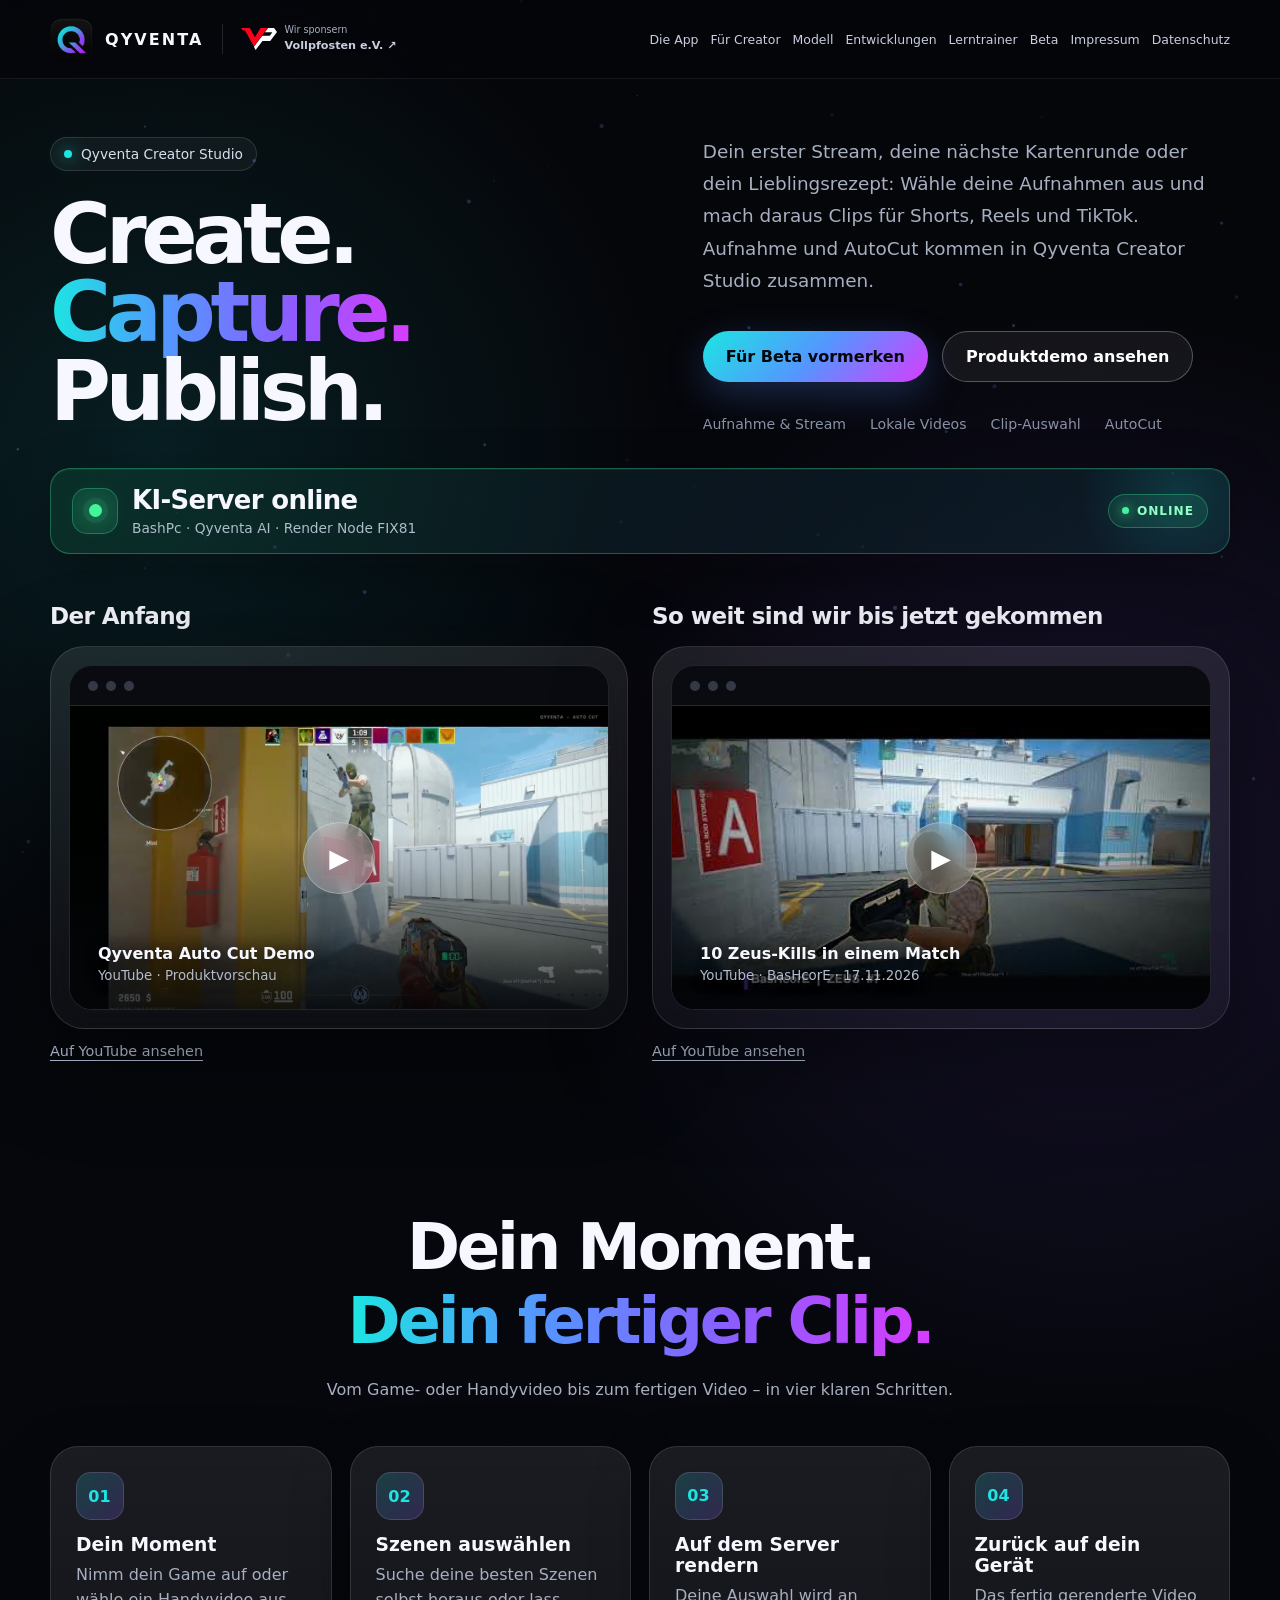
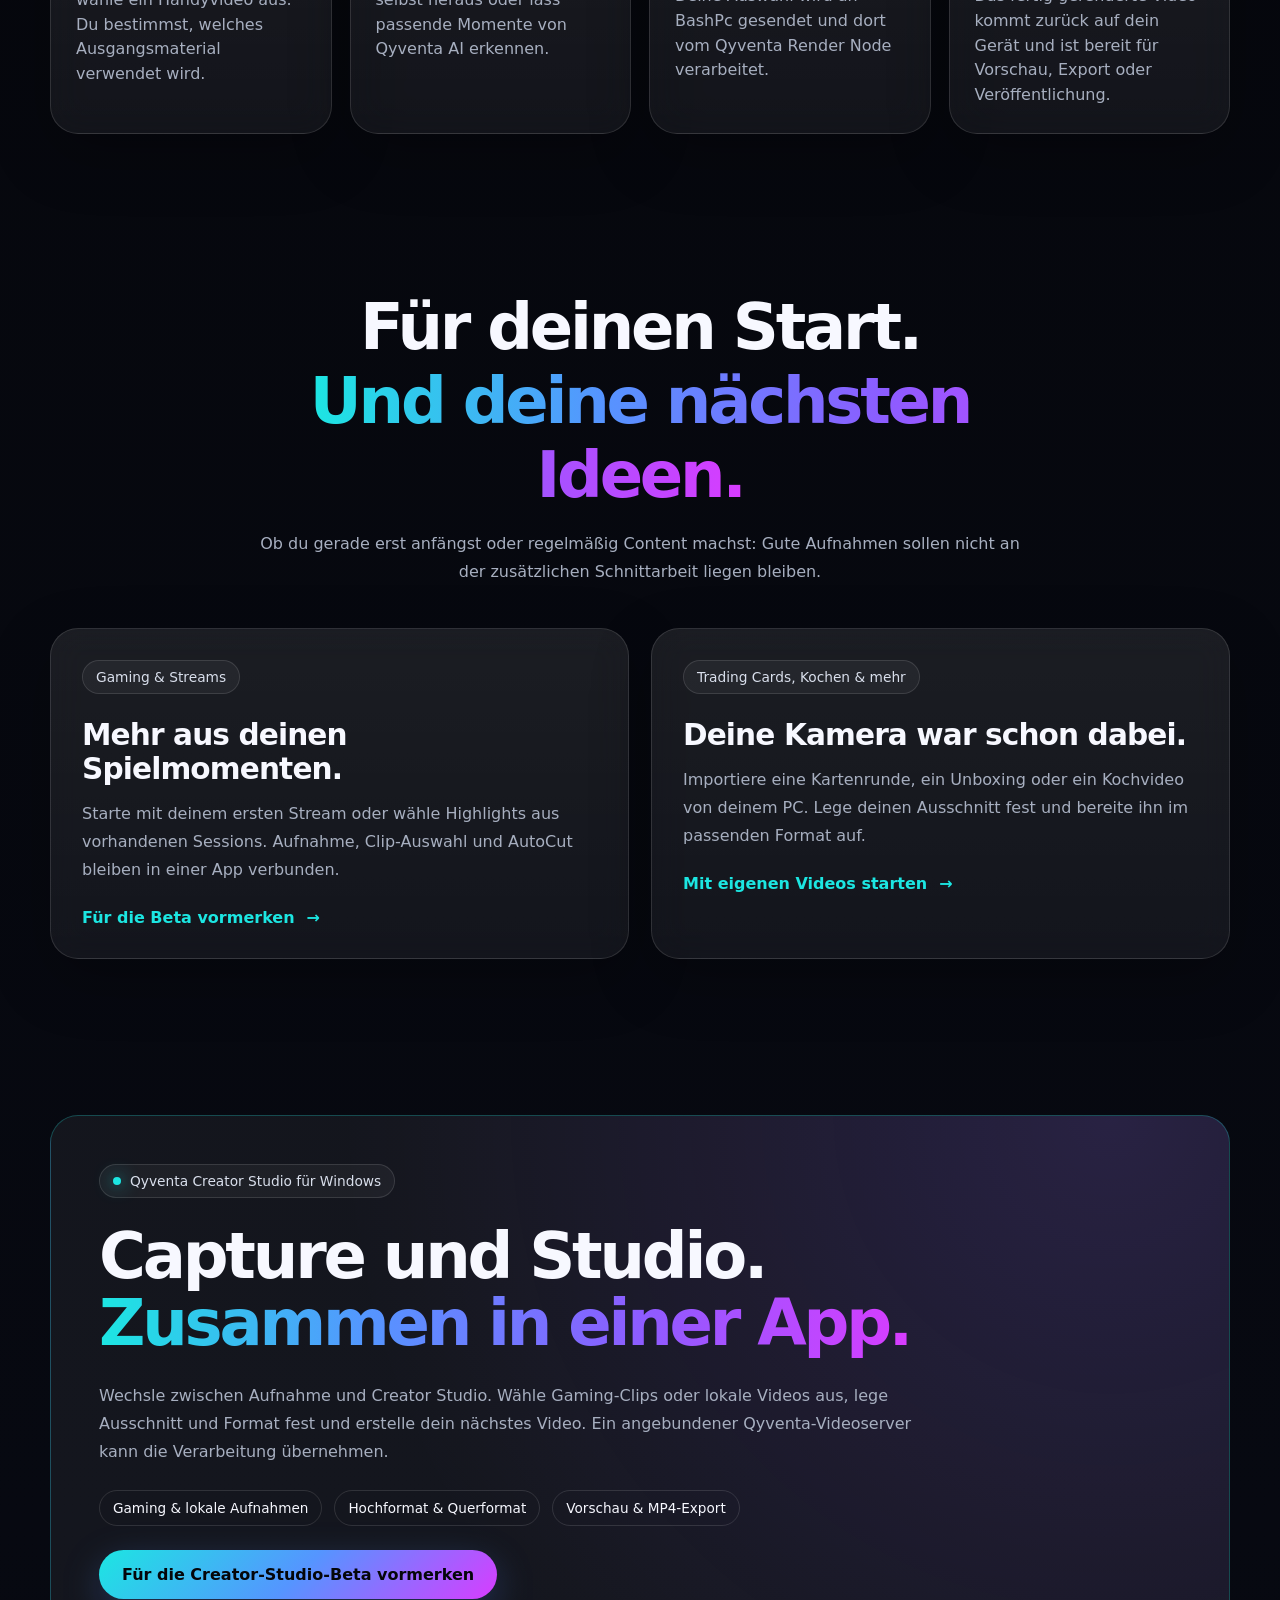
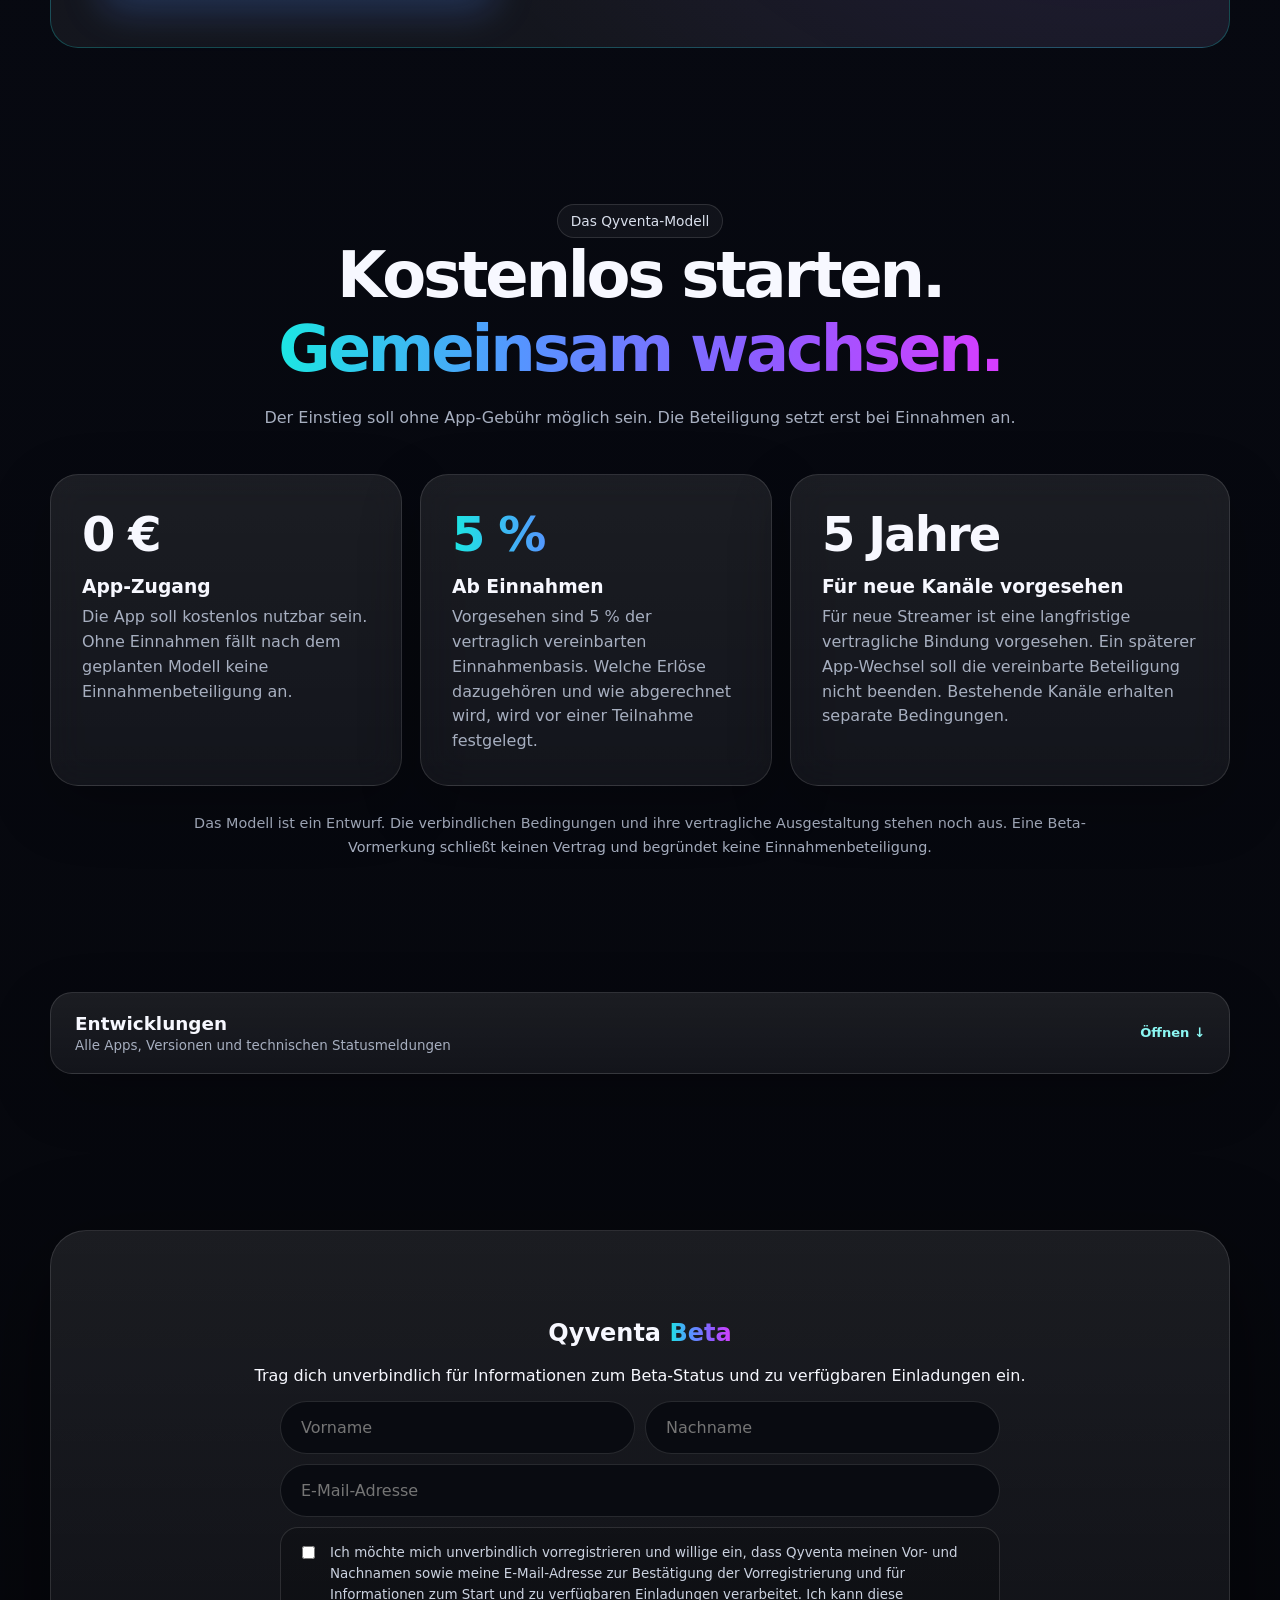
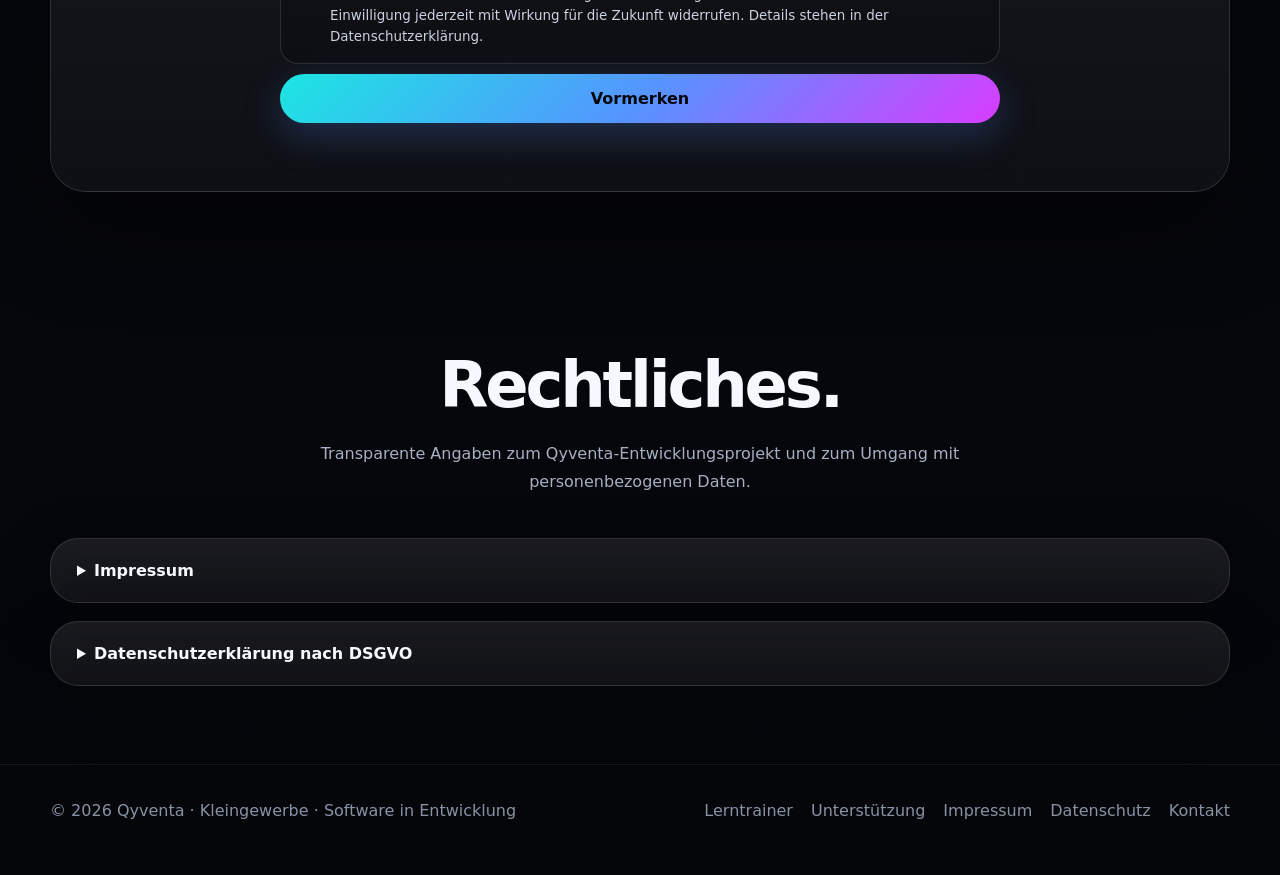
<file: index.html>
<!doctype html>
<html lang="de">
<head>
  <meta charset="utf-8">
  <meta name="viewport" content="width=device-width,initial-scale=1,viewport-fit=cover">
  <meta name="theme-color" content="#05060a">
  <meta name="description" content="Qyventa Creator Studio verbindet Aufnahme, Clip-Auswahl und AutoCut. Für Gaming, Trading Cards, Kochvideos und deine lokalen Aufnahmen.">
  <title>Qyventa Creator Studio | Dein Content. Dein Moment.</title>
  <style>
    :root{--bg:#05060a;--bg2:#090b12;--panel:rgba(255,255,255,.055);--panel2:rgba(255,255,255,.085);--line:rgba(255,255,255,.12);--text:#f7f8ff;--muted:#a7afc0;--cyan:#1ce6e2;--blue:#5595ff;--violet:#8d5cff;--pink:#d83cff;--radius:28px;--shadow:0 30px 100px rgba(0,0,0,.48)}
    *{box-sizing:border-box}html{scroll-behavior:smooth}body{margin:0;color:var(--text);background:radial-gradient(circle at 12% 8%,rgba(28,230,226,.11),transparent 32rem),radial-gradient(circle at 85% 15%,rgba(141,92,255,.14),transparent 34rem),linear-gradient(180deg,#05060a 0%,#070911 55%,#05060a 100%);font-family:Inter,ui-sans-serif,system-ui,-apple-system,BlinkMacSystemFont,"Segoe UI",sans-serif;overflow-x:hidden}
    a{color:inherit;text-decoration:none}button,input{font:inherit}img{max-width:100%;display:block}.wrap{width:min(1180px,calc(100% - 40px));margin-inline:auto}.gradient-text{background:linear-gradient(90deg,var(--cyan),var(--blue),var(--violet),var(--pink));-webkit-background-clip:text;background-clip:text;color:transparent}
    #particles{position:fixed;inset:0;z-index:-1;pointer-events:none;opacity:.6}header{position:fixed;inset:0 0 auto;z-index:100;background:rgba(5,6,10,.64);border-bottom:1px solid rgba(255,255,255,.07);backdrop-filter:blur(20px)}nav{height:78px;display:flex;align-items:center;justify-content:space-between;gap:24px}.brand{display:flex;align-items:center;gap:12px;font-weight:800;letter-spacing:.13em}.brand img{width:43px;height:43px;border-radius:13px}.navlinks{display:flex;align-items:center;gap:28px;color:#c8cede;font-size:.95rem}.navlinks a:hover{color:#fff}.menu{display:none;background:none;border:0;color:#fff;font-size:1.8rem;cursor:pointer}
    .pill,.primary,.secondary{display:inline-flex;align-items:center;justify-content:center;border-radius:999px;padding:15px 23px;font-weight:800;transition:.22s}.pill,.primary{color:#04060a;background:linear-gradient(135deg,var(--cyan),var(--blue) 50%,var(--pink));border:0;box-shadow:0 12px 38px rgba(82,139,255,.26)}.pill:hover,.primary:hover{transform:translateY(-2px);filter:brightness(1.08)}.secondary{color:#fff;border:1px solid rgba(255,255,255,.28);background:rgba(255,255,255,.06);cursor:pointer}.secondary:hover{color:#fff;background:rgba(255,255,255,.13);border-color:rgba(255,255,255,.42);transform:translateY(-2px)}
    main{padding-top:78px}.hero{min-height:auto;display:grid;align-items:center;padding:58px 0 72px}.hero-grid{display:grid;grid-template-columns:1.05fr .95fr;gap:70px;align-items:center}.eyebrow{display:inline-flex;align-items:center;gap:9px;padding:8px 13px;border:1px solid var(--line);border-radius:999px;background:rgba(255,255,255,.045);color:#d9dfec;font-size:.86rem}.dot{width:8px;height:8px;border-radius:50%;background:var(--cyan);box-shadow:0 0 18px var(--cyan)}h1{font-size:clamp(3.2rem,7vw,6.65rem);line-height:.94;letter-spacing:-.065em;margin:25px 0}.hero p{font-size:1.15rem;line-height:1.75;color:var(--muted);max-width:690px}.hero-actions{display:flex;gap:14px;flex-wrap:wrap;margin-top:34px}.trust{display:flex;gap:24px;flex-wrap:wrap;margin-top:34px;color:#8992a5;font-size:.88rem}
    .stage{position:relative;padding:18px;border-radius:34px;background:linear-gradient(180deg,rgba(255,255,255,.09),rgba(255,255,255,.035));border:1px solid var(--line);box-shadow:var(--shadow);backdrop-filter:blur(20px);transform-style:preserve-3d}.video-shell{overflow:hidden;border-radius:23px;background:#090b10;border:1px solid rgba(255,255,255,.1)}.browserbar{height:53px;display:flex;align-items:center;gap:8px;padding:0 18px;border-bottom:1px solid var(--line)}.browserbar i{width:10px;height:10px;border-radius:50%;background:#343946}.video{aspect-ratio:16/9;position:relative;overflow:hidden;background:#080a10}.video-thumbnail{position:absolute;inset:0;width:100%;height:100%;object-fit:cover}.video:after{content:"";position:absolute;inset:0;z-index:1;pointer-events:none;background:linear-gradient(180deg,rgba(4,6,10,.04) 42%,rgba(4,6,10,.76) 100%)}.video.playing:after{display:none}.video iframe{position:absolute;inset:0;width:100%;height:100%;border:0;background:#000}.video-copy{position:absolute;left:28px;bottom:26px;z-index:2;text-shadow:0 2px 14px rgba(0,0,0,.9)}.video-copy small{display:block;color:#b3bbcb;margin-top:5px}.play{position:absolute;inset:0;z-index:3;margin:auto;width:72px;height:72px;border-radius:50%;display:grid;place-items:center;background:rgba(255,255,255,.2);backdrop-filter:blur(13px);border:1px solid rgba(255,255,255,.26);color:#fff;font-size:1.6rem;cursor:pointer}
    section{padding:78px 0;scroll-margin-top:78px}#status{padding-top:54px}.section-head{max-width:770px;margin:0 auto 42px;text-align:center}.section-head h2{font-size:clamp(2.35rem,5vw,4rem);letter-spacing:-.05em;margin:0 0 18px}.section-head p{margin:0;color:var(--muted);line-height:1.75}.features{display:grid;grid-template-columns:repeat(6,1fr);gap:18px}.card,.status-card,.legal-card{padding:31px;border-radius:var(--radius);background:linear-gradient(180deg,var(--panel2),var(--panel));border:1px solid var(--line);box-shadow:0 20px 60px rgba(0,0,0,.25);backdrop-filter:blur(18px)}.card{position:relative}.features .card{grid-column:span 2;min-height:210px;padding:25px}.features .card:nth-child(4){grid-column:2/span 2}.features .card:nth-child(5){grid-column:4/span 2}.card h3{margin:14px 0 8px}.card p,.status-card p{margin:0;color:var(--muted);line-height:1.55}.icon{width:48px;height:48px;border-radius:15px;display:grid;place-items:center;background:linear-gradient(135deg,rgba(28,230,226,.18),rgba(141,92,255,.22));border:1px solid rgba(255,255,255,.13);font-size:1.2rem}.tool-tag{position:absolute;top:24px;right:24px;display:inline-flex;padding:7px 10px;border-radius:999px;background:rgba(28,230,226,.1);border:1px solid rgba(28,230,226,.24);color:#8bf6f2;font-size:.72rem;font-weight:800;letter-spacing:.02em}
    .development-panel{overflow:hidden;border-radius:22px;background:linear-gradient(180deg,var(--panel2),var(--panel));border:1px solid var(--line);box-shadow:0 20px 60px rgba(0,0,0,.22)}.development-panel>summary{display:flex;align-items:center;justify-content:space-between;gap:20px;padding:20px 24px;cursor:pointer;list-style:none}.development-panel>summary::-webkit-details-marker{display:none}.development-label{display:grid;gap:4px}.development-label strong{font-size:1.15rem}.development-label small{color:var(--muted);font-size:.84rem}.development-action{flex:0 0 auto;color:#8bf6f2;font-size:.82rem;font-weight:800}.development-action:after{content:"Öffnen ↓"}.development-panel[open] .development-action:after{content:"Schließen ↑"}.development-panel[open]>summary{border-bottom:1px solid var(--line)}.development-body{padding:26px}.project-notice{display:flex;align-items:center;justify-content:center;gap:10px;width:fit-content;max-width:100%;margin:0 auto 30px;padding:11px 17px;color:#dfe4f2;background:rgba(255,255,255,.055);border:1px solid var(--line);border-radius:999px;text-align:center;font-size:.9rem}.project-notice:before{content:"";width:9px;height:9px;border-radius:50%;background:var(--cyan);box-shadow:0 0 18px var(--cyan)}.status-grid{display:grid;grid-template-columns:repeat(2,1fr);gap:20px;align-items:start}.status-card{padding:24px 26px}.status-top{display:flex;align-items:flex-start;justify-content:space-between;gap:18px;margin:0}.status-card h3{margin:0 0 7px;font-size:1.35rem}.status-version{color:#9da7bb;font-size:.88rem}.status-badge{display:inline-flex;align-items:center;gap:8px;white-space:nowrap;padding:8px 12px;border-radius:999px;background:rgba(28,230,226,.1);border:1px solid rgba(28,230,226,.25);color:#8bf6f2;font-size:.8rem;font-weight:800}.status-badge:before{content:"";width:8px;height:8px;border-radius:50%;background:var(--cyan);box-shadow:0 0 14px var(--cyan)}.status-info{margin-top:11px;border-top:1px solid rgba(255,255,255,.08);padding-top:9px}.status-info summary{display:flex;align-items:center;gap:7px;width:max-content;margin-left:auto;cursor:pointer;list-style:none;color:#8bf6f2;font-size:.8rem;font-weight:800;user-select:none}.status-info summary::-webkit-details-marker{display:none}.status-info summary:before{content:"i";display:grid;place-items:center;width:20px;height:20px;border-radius:50%;background:rgba(28,230,226,.12);border:1px solid rgba(28,230,226,.3);font-size:.72rem}.status-info summary:after{content:"+";margin-left:2px;color:#a7afc0;font-size:1rem;transition:transform .2s}.status-info[open] summary:after{transform:rotate(45deg)}.status-info p{margin:12px 0 0;padding:13px 15px;border-radius:14px;background:rgba(0,0,0,.18);color:var(--muted);font-size:.92rem;line-height:1.6}.status-meta{display:flex;justify-content:center;gap:12px 30px;flex-wrap:wrap;margin-top:24px;color:#8992a5;font-size:.85rem}.status-meta strong{color:#cdd4e3;font-weight:600}.status-error{padding:22px;text-align:center;color:#ffb6c7;border:1px solid rgba(255,90,120,.25);border-radius:18px;background:rgba(255,90,120,.06)}
    .cta{padding:68px 34px;border-radius:36px;text-align:center;background:linear-gradient(180deg,rgba(255,255,255,.085),rgba(255,255,255,.04));border:1px solid var(--line);box-shadow:var(--shadow)}.signup{display:grid;grid-template-columns:1fr 1fr;gap:10px;max-width:720px;margin:auto}.signup input:not([type="checkbox"]){padding:16px 20px;border-radius:999px;border:1px solid var(--line);color:#fff;background:#090b11;outline:none}.signup .email-field,.signup .primary,.consent{grid-column:1/-1}.consent{display:flex;align-items:flex-start;gap:12px;padding:15px 17px;border:1px solid var(--line);border-radius:18px;background:rgba(0,0,0,.16);color:#cbd2e0;text-align:left;font-size:.84rem;line-height:1.55}.legal-grid{display:grid;gap:18px}.legal-card{padding:0;overflow:hidden}.legal-card summary{cursor:pointer;padding:22px 26px;font-weight:800}.legal-content{padding:0 26px 28px;color:#cbd2e0;line-height:1.65}.legal-content h3{color:#fff;margin-top:30px}.legal-content a{color:#7beeea;text-decoration:underline}footer{padding:36px 0 55px;border-top:1px solid rgba(255,255,255,.07);color:#8992a5}.footer-row{display:flex;justify-content:space-between;gap:20px;flex-wrap:wrap}.footer-links{display:flex;gap:18px;flex-wrap:wrap}.reveal{opacity:0;transform:translateY(22px);transition:.7s}.reveal.visible{opacity:1;transform:none}
    @media(max-width:900px){.wrap{width:min(100% - 30px,680px)}nav{height:68px}.brand img{width:38px;height:38px;border-radius:11px}.brand{font-size:.95rem}.menu{display:block;width:44px;height:44px;padding:0;border-radius:12px;background:rgba(255,255,255,.055);border:1px solid var(--line)}.navlinks{position:absolute;top:68px;left:15px;right:15px;padding:10px 18px;display:none;flex-direction:column;align-items:stretch;gap:0;background:rgba(9,11,18,.98);border:1px solid var(--line);border-radius:18px;box-shadow:0 22px 60px rgba(0,0,0,.45)}.navlinks.open{display:flex}.navlinks a{padding:14px 2px;border-bottom:1px solid rgba(255,255,255,.07)}.navlinks a:last-child{border-bottom:0}main{padding-top:68px}.hero{padding:34px 0 58px}.hero-grid{grid-template-columns:1fr;gap:38px}h1{font-size:clamp(3.4rem,13vw,5.5rem);margin:20px 0}.hero p{font-size:1rem;line-height:1.65}.hero-actions{margin-top:25px}.trust{margin-top:25px;gap:12px 20px}.stage{padding:11px;border-radius:24px;max-width:680px;margin-inline:auto;width:100%}.video-shell{border-radius:17px}.browserbar{height:42px}section{padding:58px 0;scroll-margin-top:68px}#status{padding-top:42px}.section-head{max-width:none;margin:0 0 30px;text-align:left}.section-head h2{font-size:clamp(2.2rem,8vw,3.2rem);margin-bottom:12px}.section-head p{font-size:.96rem;line-height:1.6}.features{grid-template-columns:1fr 1fr}.features .card,.features .card:nth-child(4),.features .card:nth-child(5){grid-column:auto;min-height:0}.development-body{padding:20px}.status-grid{grid-template-columns:1fr;gap:14px}.card{padding:23px;border-radius:22px}.status-card{padding:20px 21px;border-radius:22px}.icon{width:48px;height:48px;border-radius:14px}.project-notice{width:100%;margin:0 0 18px;border-radius:16px;padding:10px 14px}.status-meta{justify-content:flex-start;margin-top:18px;gap:9px 18px;font-size:.78rem}.cta{padding:40px 20px;border-radius:24px}.cta h2{margin-top:0}.signup{grid-template-columns:1fr;gap:12px}.signup>*{grid-column:1/-1!important}.signup input:not([type="checkbox"]){border-radius:15px}.signup .primary{width:100%}.consent{border-radius:15px}.legal-grid{gap:12px}.legal-card{border-radius:20px}.legal-card summary{padding:19px 21px}.legal-content{padding:0 21px 23px}.footer-row{flex-direction:column}.footer-links{gap:12px 18px}}
    @media(max-width:620px){.wrap{width:calc(100% - 24px)}.brand{letter-spacing:.1em}.eyebrow{font-size:.75rem;padding:7px 10px}h1{font-size:clamp(3rem,17vw,4.4rem);line-height:.91;letter-spacing:-.06em}.hero{padding-top:26px}.hero-actions{display:grid}.hero-actions .primary,.hero-actions .secondary{width:100%;padding:14px 18px}.trust{display:grid;grid-template-columns:1fr 1fr;font-size:.77rem}.video-copy{left:15px;bottom:14px}.video-copy small{font-size:.72rem}.play{width:58px;height:58px;font-size:1.25rem}section{padding:48px 0}#status{padding-top:34px}.section-head h2{font-size:clamp(2rem,10.5vw,2.7rem);line-height:1.02}.section-head p{font-size:.9rem}.features{grid-template-columns:1fr}.development-panel>summary{padding:17px 18px}.development-label small{font-size:.76rem}.development-body{padding:16px}.status-top{flex-direction:column;gap:12px}.status-card h3{font-size:1.18rem}.status-version{font-size:.8rem}.status-badge{align-self:flex-start;padding:7px 10px;font-size:.74rem}.status-info summary{margin-left:0}.status-info p{font-size:.86rem}.status-meta{flex-direction:column;align-items:flex-start;gap:7px}.status-meta span{display:flex;justify-content:space-between;width:100%;gap:12px}.cta{padding:34px 16px}.cta h2{font-size:2.15rem}.consent{font-size:.78rem}.footer-links{display:grid;grid-template-columns:1fr 1fr}}

    .features{grid-template-columns:repeat(4,minmax(0,1fr))}.features .card,.features .card:nth-child(4),.features .card:nth-child(5){grid-column:auto;min-height:250px}.features .icon{font-size:1rem;font-weight:800;color:var(--cyan)}
    .creator-grid{display:grid;grid-template-columns:1fr 1fr;gap:22px}.creator-grid h3{font-size:1.85rem;letter-spacing:-.03em;margin:24px 0 14px}.creator-grid p{line-height:1.75}.text-link{display:inline-flex;gap:12px;align-items:center;color:var(--cyan);font-weight:700;margin-top:24px}.text-link:hover{text-decoration:underline}
    .studio-update{padding:48px;border:1px solid rgba(28,230,226,.25);border-radius:var(--radius);background:radial-gradient(circle at 90% 0%,rgba(141,92,255,.17),transparent 65%),var(--panel)}.studio-update h2{font-size:clamp(2.4rem,5vw,4rem);line-height:1.05;letter-spacing:-.05em;margin:25px 0}.studio-update p{color:var(--muted);line-height:1.75;max-width:830px}.studio-tags{display:flex;gap:12px;flex-wrap:wrap;margin:24px 0}.studio-tags span{padding:9px 13px;border:1px solid var(--line);border-radius:999px;font-size:.85rem}.studio-update .build-note{font-size:.9rem;color:#c8cede;margin:22px 0 28px}
    .model-grid{display:grid;grid-template-columns:1fr 1fr 1.25fr;gap:18px}.model-number{font-size:clamp(2rem,4vw,3rem);font-weight:850;letter-spacing:-.04em}.model-note{max-width:900px;margin:26px auto 0;text-align:center;color:var(--muted);line-height:1.65;font-size:.9rem}.navlinks{gap:20px;font-size:.88rem}a:focus-visible,button:focus-visible,input:focus-visible{outline:2px solid var(--cyan);outline-offset:4px}
    @media(max-width:980px){.features{grid-template-columns:repeat(2,minmax(0,1fr))}.model-grid{grid-template-columns:1fr}.creator-grid{grid-template-columns:1fr}.studio-update{padding:32px}}
    @media(max-width:620px){.features{grid-template-columns:1fr}.features .card{min-height:0}.studio-update{padding:26px 20px}.model-number{font-size:2.4rem}.creator-grid h3{font-size:1.6rem}}
    @media(prefers-reduced-motion:reduce){html{scroll-behavior:auto}#particles{display:none}.reveal{opacity:1;transform:none}.pill,.primary,.secondary{transition:none}}

    .partner-ribbon{display:flex;align-items:center;gap:14px;margin:22px 0 0;padding:12px 18px;border:1px solid rgba(232,182,90,.3);border-radius:16px;background:rgba(232,182,90,.035)}.partner-ribbon>img{width:102px;height:auto;flex-shrink:0;border-radius:6px}.partner-label{color:#e8b65a;font-size:.75rem;font-weight:800;letter-spacing:.11em;text-transform:uppercase}.partner-ribbon p{margin:0;color:var(--muted);font-size:.88rem;line-height:1.5}.partner-ribbon strong{color:var(--text)}.partner-soon{display:inline-flex;align-items:center;justify-content:center;flex-shrink:0;white-space:nowrap;color:#e8b65a;border:1px solid rgba(232,182,90,.3);background:rgba(232,182,90,.07);padding:9px 14px;border-radius:10px;font-size:.82rem;font-weight:750;cursor:default}.partner-ribbon>.partner-soon{margin-left:auto}.partner-gold{color:#e8b65a}.partner-feature{display:grid;grid-template-columns:.95fr 1.05fr;gap:44px;align-items:center;padding:34px;border:1px solid rgba(232,182,90,.25);border-radius:28px;background:radial-gradient(ellipse at 0% 50%,rgba(232,182,90,.09),transparent 70%),#0d0e12}.partner-art{overflow:hidden;border-radius:18px}.partner-art img{width:100%;height:auto}.partner-copy h3{font-size:clamp(1.65rem,3vw,2.15rem);line-height:1.18;letter-spacing:-.035em;margin:20px 0}.partner-copy p{color:var(--muted);line-height:1.75;font-size:.95rem}.partner-link-state{display:flex;align-items:center;justify-content:space-between;gap:16px;padding-top:18px;margin-top:24px;border-top:1px solid rgba(232,182,90,.2);font-size:.85rem;color:var(--muted)}.navlinks{gap:15px;font-size:.82rem}
    @media(max-width:1100px) and (min-width:901px){.navlinks{gap:10px;font-size:.75rem}nav{gap:14px}}
    @media(max-width:900px){.partner-feature{grid-template-columns:1fr;gap:28px;padding:26px}.partner-art{max-width:520px}.partner-ribbon{gap:10px;flex-wrap:wrap}.partner-ribbon p{flex:1}.partner-ribbon .partner-label{display:none}}
    @media(max-width:620px){.partner-ribbon{padding:12px;gap:10px;margin-top:16px}.partner-ribbon>img{width:76px}.partner-ribbon p{font-size:.79rem}.partner-ribbon p>span{display:none}.partner-ribbon>.partner-soon{padding:7px 9px;font-size:.73rem}.partner-feature{padding:22px 18px;border-radius:22px}.partner-link-state{align-items:flex-start;flex-direction:column}.partner-copy h3{font-size:1.7rem}}
    a.partner-external{cursor:pointer;transition:background .2s,border-color .2s}a.partner-external:hover{background:rgba(232,182,90,.16);border-color:rgba(232,182,90,.6)}

    .hero-media{min-width:0}.hero-media .system-online-bar{margin:0 0 14px}.system-online-bar{position:relative;display:flex;align-items:center;justify-content:space-between;gap:18px;margin:20px 0 0;padding:17px 21px;border:1px solid rgba(70,255,171,.3);border-radius:20px;background:linear-gradient(110deg,rgba(14,82,58,.38),rgba(12,25,35,.82) 56%,rgba(28,230,226,.08));box-shadow:0 18px 55px rgba(0,0,0,.3),inset 0 1px 0 rgba(255,255,255,.06);overflow:hidden}.system-online-bar:after{content:"";position:absolute;right:-55px;top:-80px;width:210px;height:210px;border-radius:50%;background:radial-gradient(circle,rgba(28,230,226,.14),transparent 66%);pointer-events:none}.system-online-main{display:flex;align-items:center;gap:14px;min-width:0}.server-orb{position:relative;display:grid;place-items:center;flex:0 0 auto;width:46px;height:46px;border-radius:15px;background:rgba(55,255,164,.11);border:1px solid rgba(82,255,179,.28)}.server-orb:before{content:"";width:13px;height:13px;border-radius:50%;background:#42f59b;box-shadow:0 0 0 6px rgba(66,245,155,.09),0 0 24px rgba(66,245,155,.9);animation:serverPulse 2.1s ease-in-out infinite}.system-online-copy{min-width:0}.system-online-copy strong{display:block;font-size:clamp(1.22rem,2.4vw,1.62rem);line-height:1.1;letter-spacing:-.025em}.system-online-copy span{display:block;margin-top:5px;color:#aebdca;font-size:.86rem;white-space:nowrap;overflow:hidden;text-overflow:ellipsis}.online-chip{position:relative;z-index:1;display:inline-flex;align-items:center;gap:8px;flex:0 0 auto;padding:9px 13px;border-radius:999px;color:#8fffc4;background:rgba(66,245,155,.1);border:1px solid rgba(66,245,155,.3);font-size:.76rem;font-weight:900;letter-spacing:.08em}.online-chip:before{content:"";width:7px;height:7px;border-radius:50%;background:#42f59b;box-shadow:0 0 12px #42f59b}.online-chip.is-offline{color:#ffd09b;background:rgba(255,169,79,.09);border-color:rgba(255,169,79,.28)}.online-chip.is-offline:before{background:#ffa94f;box-shadow:0 0 12px #ffa94f}@keyframes serverPulse{0%,100%{transform:scale(.9);opacity:.78}50%{transform:scale(1.08);opacity:1}}
    @media(max-width:620px){.system-online-bar{margin-top:13px;padding:14px 15px;border-radius:17px;gap:11px}.server-orb{width:39px;height:39px;border-radius:12px}.system-online-copy strong{font-size:1.14rem}.system-online-copy span{font-size:.73rem;max-width:58vw}.online-chip{padding:7px 9px;font-size:.66rem}}
  
    .partner-bottom{padding:18px 0 8px}.partner-bottom-row{display:flex;justify-content:center;align-items:center;gap:7px;color:var(--muted);font-size:.74rem}.partner-bottom-row a{color:#d9b267;text-decoration:none;border-bottom:1px solid rgba(217,178,103,.35);padding-bottom:1px}.partner-bottom-row a:hover{color:#f0c979;border-bottom-color:#f0c979}

    /* Compact club sponsorship beside the Qyventa brand */
    .header-brands{display:flex;align-items:center;gap:18px;flex-shrink:0}.header-club{display:flex;align-items:center;gap:8px;padding-left:18px;border-left:1px solid var(--line);color:#c8cede;line-height:1.3}.header-club img{width:36px;height:24px;object-fit:contain}.header-club span{display:grid;gap:2px;white-space:nowrap}.header-club small{font-size:.6rem;color:var(--muted)}.header-club strong{font-size:.7rem;font-weight:650}.header-club:hover strong{color:#fff}
    @media(min-width:901px){nav{gap:18px}.navlinks{gap:12px;font-size:.78rem}}
    @media(max-width:1100px) and (min-width:901px){.header-brands{gap:12px}.header-club{padding-left:12px}.navlinks{gap:9px;font-size:.72rem}nav{gap:12px}}
    @media(max-width:620px){nav{gap:10px}.header-brands{gap:10px;min-width:0}.brand{gap:7px;font-size:.83rem}.header-club{gap:6px;padding-left:10px}.header-club img{width:28px;height:20px}.header-club small{font-size:.53rem}.header-club strong{font-size:.6rem}.menu{flex-shrink:0}}
    @media(max-width:359px){.header-brands{gap:7px}.header-club{padding-left:7px}.header-club img{width:23px}.brand{font-size:.75rem}.brand img{width:32px;height:32px}}
    /* Original demo and current channel video, with independent click-to-play players. */
    .hero-grid{grid-template-columns:1fr;gap:36px}.hero-intro{display:grid;grid-template-columns:1.05fr .95fr;gap:70px;align-items:center}.hero-intro>div{min-width:0}.hero-intro h1{font-size:clamp(3.2rem,6.5vw,6rem);margin-bottom:0}.hero-intro-copy p{margin-top:0}.hero-media .system-online-bar{margin-bottom:24px}.video-grid{display:grid;grid-template-columns:repeat(2,minmax(0,1fr));gap:24px;align-items:start}.demo-card{min-width:0}.demo-card h2{min-height:3.3rem;display:flex;align-items:flex-end;margin:0 0 16px;font-size:clamp(1.2rem,1.8vw,1.5rem);line-height:1.25;letter-spacing:-.025em}.demo-card .browserbar{height:40px}.video-direct-link{display:inline-flex;margin-top:14px;color:#b9c6dc;font-size:.9rem;text-decoration:underline;text-underline-offset:4px}.video-direct-link:hover{color:var(--cyan)}
    @media(max-width:900px){.hero-intro{grid-template-columns:1fr;gap:26px}.hero-intro h1{font-size:clamp(3.4rem,13vw,5.5rem)}.hero-intro-copy p{margin-top:0}}
    @media(max-width:760px){.video-grid{grid-template-columns:1fr;gap:32px}.demo-card h2{min-height:0;font-size:1.4rem}.hero-grid{gap:30px}}
    @media(max-width:620px){.hero-intro h1{font-size:clamp(3rem,17vw,4.4rem)}.demo-card h2{font-size:1.25rem}.hero-media .system-online-bar{margin-bottom:20px}}
#datenschutz-trainer{scroll-margin-top:7rem}
</style>
</head>
<body>
<canvas id="particles"></canvas>
<header><div class="wrap"><nav><div class="header-brands"><a class="brand" href="#top"><img src="qyventa-icon.png" alt="Qyventa"><span>QYVENTA</span></a><a id="unterstuetzung" class="header-club" href="https://vollpfosten-ev.com/" target="_blank" rel="noopener noreferrer" aria-label="Qyventa sponsert Vollpfosten e.V. – Vereinswebsite öffnen"><img src="vollpfosten-logo.svg" width="36" height="24" alt=""><span><small>Wir sponsern</small><strong>Vollpfosten e.V. ↗</strong></span></a></div><div class="navlinks" id="navLinks"><a href="#features">Die App</a><a href="#creators">Für Creator</a><a href="#modell">Modell</a><a href="#status">Entwicklungen</a><a href="/lerntrainer/">Lerntrainer</a><a href="#beta">Beta</a><a href="#impressum">Impressum</a><a href="#datenschutz">Datenschutz</a></div><button class="menu" id="menuBtn" aria-label="Menü">☰</button></nav></div></header>
<main id="top">
<section class="hero"><div class="wrap hero-grid">
  <div class="hero-intro"><div><span class="eyebrow"><span class="dot"></span> Qyventa Creator Studio</span><h1>Create.<br><span class="gradient-text">Capture.</span><br>Publish.</h1></div><div class="hero-intro-copy"><p>Dein erster Stream, deine nächste Kartenrunde oder dein Lieblingsrezept: Wähle deine Aufnahmen aus und mach daraus Clips für Shorts, Reels und TikTok. Aufnahme und AutoCut kommen in Qyventa Creator Studio zusammen.</p><div class="hero-actions"><a class="primary" href="#beta">Für Beta vormerken</a><button class="secondary" id="openDemo">Produktdemo ansehen</button></div><div class="trust"><span>Aufnahme &amp; Stream</span><span>Lokale Videos</span><span>Clip-Auswahl</span><span>AutoCut</span></div></div></div>
  <div class="hero-media"><aside class="system-online-bar" id="aiServerBanner" aria-live="polite"><div class="system-online-main"><span class="server-orb" aria-hidden="true"></span><div class="system-online-copy"><strong id="aiServerTitle">KI-Server online</strong><span id="aiServerMeta">BashPc · Qyventa AI · Render Node FIX81</span></div></div><span class="online-chip" id="aiServerChip">ONLINE</span></aside>
    <div class="video-grid" aria-label="Qyventa im Video: der Anfang und der aktuelle Stand">
      <article class="demo-card" aria-labelledby="firstVideoHeading">
        <h2 id="firstVideoHeading">Der Anfang</h2>
        <div class="stage" id="tiltCard"><div class="video-shell"><div class="browserbar"><i></i><i></i><i></i></div><div class="video" id="inlineVideo" data-video-id="r0_t5Qmhwr4"><img class="video-thumbnail" src="qyventa-demo-thumbnail.jpg" alt="Qyventa Auto-Cut Produktdemo"><div class="video-copy"><strong>Qyventa Auto Cut Demo</strong><small>YouTube · Produktvorschau</small></div><button class="play" id="openDemo2" aria-label="YouTube-Video direkt auf der Seite abspielen">▶</button></div></div></div>
        <a class="video-direct-link" href="https://www.youtube.com/watch?v=r0_t5Qmhwr4" target="_blank" rel="noopener noreferrer">Auf YouTube ansehen</a>
      </article>
      <article class="demo-card" aria-labelledby="latestVideoHeading">
        <h2 id="latestVideoHeading">So weit sind wir bis jetzt gekommen</h2>
        <div class="stage" id="latestVideoCard"><div class="video-shell"><div class="browserbar" aria-hidden="true"><i></i><i></i><i></i></div><div class="video" id="latestVideo" data-video-id="irLojkxBobw" data-video-title="BasHcorE – 10 Zeus-Kills in EINEM Match | CS2"><img class="video-thumbnail" src="qyventa-latest-thumbnail.jpg" width="480" height="360" alt="Vorschau: BasHcorE – 10 Zeus-Kills in einem Match in CS2"><div class="video-copy"><strong>10 Zeus-Kills in einem Match</strong><small>YouTube · BasHcorE · 17.11.2026</small></div><button class="play" id="openLatestVideo" aria-label="Aktuelles Video von BasHcorE direkt auf der Seite abspielen">▶</button></div></div></div>
        <a class="video-direct-link" href="https://www.youtube.com/watch?v=irLojkxBobw" target="_blank" rel="noopener noreferrer">Auf YouTube ansehen</a>
      </article>
    </div>
  </div>
</div></section>
<section id="features"><div class="wrap"><div class="section-head reveal"><h2>Dein Moment.<br><span class="gradient-text">Dein fertiger Clip.</span></h2><p>Vom Game- oder Handyvideo bis zum fertigen Video – in vier klaren Schritten.</p></div><div class="features">
<article class="card reveal"><div class="icon">01</div><h3>Dein Moment</h3><p>Nimm dein Game auf oder wähle ein Handyvideo aus. Du bestimmst, welches Ausgangsmaterial verwendet wird.</p></article>
<article class="card reveal"><div class="icon">02</div><h3>Szenen auswählen</h3><p>Suche deine besten Szenen selbst heraus oder lass passende Momente von Qyventa AI erkennen.</p></article>
<article class="card reveal"><div class="icon">03</div><h3>Auf dem Server rendern</h3><p>Deine Auswahl wird an BashPc gesendet und dort vom Qyventa Render Node verarbeitet.</p></article>
<article class="card reveal"><div class="icon">04</div><h3>Zurück auf dein Gerät</h3><p>Das fertig gerenderte Video kommt zurück auf dein Gerät und ist bereit für Vorschau, Export oder Veröffentlichung.</p></article>
</div></div></section>
<section id="creators"><div class="wrap"><div class="section-head reveal"><h2>Für deinen Start.<br><span class="gradient-text">Und deine nächsten Ideen.</span></h2><p>Ob du gerade erst anfängst oder regelmäßig Content machst: Gute Aufnahmen sollen nicht an der zusätzlichen Schnittarbeit liegen bleiben.</p></div><div class="creator-grid">
<article class="card reveal"><span class="eyebrow">Gaming &amp; Streams</span><h3>Mehr aus deinen Spielmomenten.</h3><p>Starte mit deinem ersten Stream oder wähle Highlights aus vorhandenen Sessions. Aufnahme, Clip-Auswahl und AutoCut bleiben in einer App verbunden.</p><a class="text-link" href="#beta">Für die Beta vormerken <span aria-hidden="true">→</span></a></article>
<article class="card reveal"><span class="eyebrow">Trading Cards, Kochen &amp; mehr</span><h3>Deine Kamera war schon dabei.</h3><p>Importiere eine Kartenrunde, ein Unboxing oder ein Kochvideo von deinem PC. Lege deinen Ausschnitt fest und bereite ihn im passenden Format auf.</p><a class="text-link" href="#beta">Mit eigenen Videos starten <span aria-hidden="true">→</span></a></article>
</div></div></section>
<section id="studio"><div class="wrap"><div class="studio-update reveal"><span class="eyebrow"><span class="dot"></span> Qyventa Creator Studio für Windows</span><h2>Capture und Studio.<br><span class="gradient-text">Zusammen in einer App.</span></h2><p>Wechsle zwischen Aufnahme und Creator Studio. Wähle Gaming-Clips oder lokale Videos aus, lege Ausschnitt und Format fest und erstelle dein nächstes Video. Ein angebundener Qyventa-Videoserver kann die Verarbeitung übernehmen.</p><div class="studio-tags"><span>Gaming &amp; lokale Aufnahmen</span><span>Hochformat &amp; Querformat</span><span>Vorschau &amp; MP4-Export</span></div><a class="primary" href="#beta">Für die Creator-Studio-Beta vormerken</a></div></div></section>
<section id="modell"><div class="wrap"><div class="section-head reveal"><span class="eyebrow">Das Qyventa-Modell</span><h2>Kostenlos starten.<br><span class="gradient-text">Gemeinsam wachsen.</span></h2><p>Der Einstieg soll ohne App-Gebühr möglich sein. Die Beteiligung setzt erst bei Einnahmen an.</p></div><div class="model-grid"><article class="card reveal"><div class="model-number">0 €</div><h3>App-Zugang</h3><p>Die App soll kostenlos nutzbar sein. Ohne Einnahmen fällt nach dem geplanten Modell keine Einnahmenbeteiligung an.</p></article><article class="card reveal"><div class="model-number gradient-text">5 %</div><h3>Ab Einnahmen</h3><p>Vorgesehen sind 5 % der vertraglich vereinbarten Einnahmenbasis. Welche Erlöse dazugehören und wie abgerechnet wird, wird vor einer Teilnahme festgelegt.</p></article><article class="card reveal"><div class="model-number">5 Jahre</div><h3>Für neue Kanäle vorgesehen</h3><p>Für neue Streamer ist eine langfristige vertragliche Bindung vorgesehen. Ein späterer App-Wechsel soll die vereinbarte Beteiligung nicht beenden. Bestehende Kanäle erhalten separate Bedingungen.</p></article></div><p class="model-note reveal">Das Modell ist ein Entwurf. Die verbindlichen Bedingungen und ihre vertragliche Ausgestaltung stehen noch aus. Eine Beta-Vormerkung schließt keinen Vertrag und begründet keine Einnahmenbeteiligung.</p></div></section>
<section id="status"><div class="wrap"><details class="development-panel reveal" id="developmentPanel"><summary><span class="development-label"><strong>Entwicklungen</strong><small>Alle Apps, Versionen und technischen Statusmeldungen</small></span><span class="development-action" aria-hidden="true"></span></summary><div class="development-body"><div class="project-notice" id="projectNotice">Status wird geladen …</div><div class="status-grid" id="statusGrid"><div class="status-error">Status wird geladen …</div></div><div class="status-meta"><span>Geprüft: <strong id="statusChecked">–</strong></span><span>Datenstand: <strong id="statusDataDate">–</strong></span><span>Nächste Prüfung: <strong id="statusNextCheck">–</strong></span></div></div></details></div></section>

<section id="beta"><div class="wrap"><div class="cta reveal"><h2>Qyventa <span class="gradient-text">Beta</span></h2><p>Trag dich unverbindlich für Informationen zum Beta-Status und zu verfügbaren Einladungen ein.</p><form class="signup" action="https://formsubmit.co/bascore@gmail.com" method="POST"><input name="vorname" placeholder="Vorname" required><input name="nachname" placeholder="Nachname" required><input class="email-field" type="email" name="email" placeholder="E-Mail-Adresse" required><label class="consent"><input type="checkbox" name="DSGVO-Einwilligung" value="erteilt" required><span>Ich möchte mich unverbindlich vorregistrieren und willige ein, dass Qyventa meinen Vor- und Nachnamen sowie meine E-Mail-Adresse zur Bestätigung der Vorregistrierung und für Informationen zum Start und zu verfügbaren Einladungen verarbeitet. Ich kann diese Einwilligung jederzeit mit Wirkung für die Zukunft widerrufen. Details stehen in der <a href="#datenschutz">Datenschutzerklärung</a>.</span></label><input type="hidden" name="_subject" value="Qyventa Beta Vorregistrierung"><input type="hidden" name="_captcha" value="false"><button class="primary" type="submit">Vormerken</button></form></div></div></section>
    <section class="legal-section" id="rechtliches">
      <div class="wrap">
        <div class="section-head reveal">
          <h2>Rechtliches.</h2>
          <p>Transparente Angaben zum Qyventa-Entwicklungsprojekt und zum Umgang mit personenbezogenen Daten.</p>
        </div>

        <div class="legal-grid">
          <details class="legal-card reveal" id="impressum">
            <summary>Impressum</summary>
            <div class="legal-content">
              <h3>Anbieter und Verantwortlicher</h3>
              <address>
                Sebastian Schröder<br>
                Hohenzollernstr. 324<br>
                41063 Mönchengladbach<br>
                Deutschland
              </address>

              <h3>Kontakt</h3>
              <p>Telefon: <a href="tel:+491736384489">0173 6384489</a><br>
              E-Mail: <a href="mailto:bascore@gmail.com">bascore@gmail.com</a></p>

              <h3>Projektstatus</h3>
              <p class="legal-note"><strong>Qyventa wird als Kleingewerbe betrieben.</strong> Die Qyventa-Programme befinden sich noch in Entwicklung. Diese Website informiert über den Entwicklungsstand, Beta-Zugänge und kommende Qyventa-Produkte. Qyventa betreibt außerdem den Webshop auf <a href="https://vollpfosten-ev.com/" target="_blank" rel="noopener noreferrer">vollpfosten-ev.com</a>.</p>
            </div>
          </details>

          <details class="legal-card reveal" id="datenschutz">
            <summary>Datenschutzerklärung nach DSGVO</summary>
            <div class="legal-content">
              <p><strong>Stand: 19. November 2026</strong></p>

              <h3>1. Verantwortlicher</h3>
              <address>
                Sebastian Schröder<br>
                Hohenzollernstr. 324<br>
                41063 Mönchengladbach<br>
                Telefon: <a href="tel:+491736384489">0173 6384489</a><br>
                E-Mail: <a href="mailto:bascore@gmail.com">bascore@gmail.com</a>
              </address>
              <p>Ein Datenschutzbeauftragter ist für dieses Entwicklungsprojekt derzeit nicht bestellt.</p>

              <h3>2. Grundsätze der Datenverarbeitung</h3>
              <p>Personenbezogene Daten werden nur verarbeitet, soweit dies für den sicheren Betrieb der Website, die Bereitstellung des Lerntrainers, die Beantwortung von Anfragen oder die gewünschte Vorregistrierung zur Qyventa-Beta erforderlich ist. Es findet keine automatisierte Entscheidungsfindung und kein Profiling statt.</p>

              <h3>3. Aufruf der Website, Hosting und Server-Logdateien</h3>
              <p>Beim Aufruf der Website können technisch notwendige Verbindungsdaten verarbeitet werden. Dazu gehören insbesondere IP-Adresse, Datum und Uhrzeit des Zugriffs, aufgerufene Seite oder Datei, Referrer-URL, Browsertyp, Betriebssystem und übertragene Datenmenge. Die Verarbeitung dient der sicheren und stabilen Bereitstellung der Website, der Fehleranalyse sowie der Abwehr von Missbrauch.</p>
              <p>Rechtsgrundlage ist Art. 6 Abs. 1 lit. f DSGVO. Das berechtigte Interesse besteht im sicheren, funktionsfähigen und störungsfreien Betrieb des Webangebots.</p>

              <h4>Cloudflare</h4>
              <p>Zur Auslieferung und Absicherung der Domain wird Cloudflare (Cloudflare, Inc., USA) eingesetzt. Daten können dabei über Server von Cloudflare geleitet und in Sicherheitsprotokollen verarbeitet werden. Weitere Informationen enthält die <a href="https://www.cloudflare.com/privacypolicy/" target="_blank" rel="noopener noreferrer">Datenschutzerklärung von Cloudflare</a>.</p>

              <h4>GitHub Pages</h4>
              <p>Die statischen Inhalte können über GitHub Pages bereitgestellt werden. Anbieter sind GitHub B.V., Prins Bernhardplein 200, 1097 JB Amsterdam, Niederlande, und GitHub, Inc., 88 Colin P. Kelly Jr. Street, San Francisco, CA 94107, USA. GitHub kann Nutzungs- und Verbindungsdaten verarbeiten. Weitere Informationen enthält die <a href="https://docs.github.com/de/site-policy/privacy-policies/github-general-privacy-statement" target="_blank" rel="noopener noreferrer">Datenschutzerklärung von GitHub</a>.</p>

              <h3>4. Beta-Warteliste und Vorregistrierung</h3>
              <p>Bei einer Vorregistrierung werden die von dir eingegebenen Daten verarbeitet:</p>
              <ul>
                <li>Vorname und Nachname,</li>
                <li>E-Mail-Adresse,</li>
                <li>Einwilligungsnachweis sowie technisch übermittelte Verbindungsdaten.</li>
              </ul>
              <p>Zweck ist die Bestätigung und Verwaltung der unverbindlichen Vorregistrierung sowie die Zusendung von Informationen zum Start, zum Beta-Status und zu verfügbaren Einladungen. Rechtsgrundlage ist deine Einwilligung nach Art. 6 Abs. 1 lit. a in Verbindung mit Art. 7 DSGVO.</p>
              <p>Die Einwilligung ist freiwillig und kann jederzeit mit Wirkung für die Zukunft per E-Mail an <a href="mailto:bascore@gmail.com">bascore@gmail.com</a> widerrufen werden. Die Rechtmäßigkeit der bis zum Widerruf erfolgten Verarbeitung bleibt unberührt.</p>

              <h4>FormSubmit und E-Mail-Zustellung</h4>
              <p>Das Formular wird über FormSubmit (formsubmit.co) übermittelt und an das angegebene Gmail-Postfach weitergeleitet. FormSubmit erhält die Formulardaten ausschließlich zur technischen Übermittlung. Die Zustellung und Speicherung im E-Mail-Postfach erfolgt über Google/Gmail. Dabei kann eine Verarbeitung außerhalb der Europäischen Union, insbesondere in den USA, nicht ausgeschlossen werden. Weitere Informationen findest du in der <a href="https://formsubmit.co/privacy.pdf" target="_blank" rel="noopener noreferrer">Datenschutzerklärung von FormSubmit</a> und der <a href="https://policies.google.com/privacy?hl=de" target="_blank" rel="noopener noreferrer">Datenschutzerklärung von Google</a>.</p>

              <h3>5. Kontaktaufnahme per E-Mail oder Telefon</h3>
              <p>Wenn du per E-Mail oder Telefon Kontakt aufnimmst, werden die von dir mitgeteilten Daten zur Bearbeitung der Anfrage verarbeitet. Rechtsgrundlage ist Art. 6 Abs. 1 lit. f DSGVO; soweit die Anfrage auf einen Vertrag oder vorvertragliche Maßnahmen gerichtet ist, zusätzlich Art. 6 Abs. 1 lit. b DSGVO.</p>

              <h3>6. App-Status</h3>
              <p>Die App-Statusanzeige ruft beim Öffnen der Seite und anschließend automatisch alle 24 Stunden die Datei <code>app-status.json</code> von dieser Website ab. Dabei werden keine zusätzlichen Nutzerprofile erstellt, keine Daten im Browser dauerhaft gespeichert und keine Analyse- oder Werbedienste eingesetzt. Es fallen lediglich die unter Ziffer 3 beschriebenen technisch notwendigen Verbindungsdaten an.</p>

              <h3>7. Eingebettete YouTube-Videos</h3>
              <p>Die Startseite zeigt zwei Video-Vorschauen von YouTube. Die lokal gespeicherten Vorschaubilder sind sofort sichtbar. Eine Verbindung zu YouTube wird erst hergestellt, wenn du „Produktdemo ansehen“, den jeweiligen Play-Button oder „Auf YouTube ansehen“ anklickst. Jeder Play-Button lädt nur das gewählte Video. Die eingebettete Wiedergabe erfolgt direkt an dieser Stelle über den erweiterten Datenschutzmodus <code>youtube-nocookie.com</code>.</p>
              <p>Beim Laden können insbesondere IP-Adresse, Browser- und Geräteinformationen, Zeitpunkt des Aufrufs sowie Interaktionen mit dem Video an Google Ireland Limited beziehungsweise Google LLC übermittelt werden. YouTube kann dabei Cookies oder vergleichbare Speichertechnologien verwenden. Rechtsgrundlage ist deine Einwilligung nach Art. 6 Abs. 1 lit. a DSGVO in Verbindung mit § 25 Abs. 1 TDDDG. Wenn du keines der Videos öffnest, wird keine Verbindung zu YouTube hergestellt. Weitere Informationen findest du in der <a href="https://policies.google.com/privacy?hl=de" target="_blank" rel="noopener noreferrer">Datenschutzerklärung von Google</a>.</p>

              <h3>8. Cookies, Analyse und externe Schriftarten</h3>
              <p>Qyventa setzt auf dieser Seite derzeit keine eigenen Analyse-, Marketing- oder Werbe-Cookies ein. Es werden keine externen Schriftarten geladen. Beim freiwilligen Öffnen des YouTube-Videos können YouTube beziehungsweise Google Cookies oder vergleichbare Technologien einsetzen. Technisch notwendige Sicherheitsfunktionen des Hosting- oder Schutzanbieters können im Einzelfall ebenfalls erforderliche Cookies oder vergleichbare Technologien verwenden.</p>

              <h3 id="datenschutz-trainer">8a. Lerntrainer und Windows-Download</h3>
              <h4>Bereitstellung und Passwortfreigabe</h4>
              <p>Die Einstiegsseiten des Lerntrainers werden über GitHub Pages ausgeliefert. Für die Passwortprüfung und die Auslieferung der Lerninhalte und der Windows-Installationsdatei setzen wir OpenAI Ireland Limited (Irland) mit dem Dienst ChatGPT Sites als Auftragsverarbeiter ein. Bei der Online-Freischaltung bestätigst du die Kenntnisnahme der Datenschutzhinweise zur Trainersitzung. Der Browser übermittelt diese Bestätigung und das gemeinsame Passwort verschlüsselt per HTTPS zur Freigabeprüfung.</p>
              <p>Bei der Passworteingabe und beim Abruf fallen technische Daten wie IP-Adresse, Zeitpunkt, Browserinformationen, angefragte Adresse und Antwortstatus an. Zur Abwehr von Missbrauch verarbeitet die Anwendung IP-Adresse und Anzahl fehlgeschlagener Freigabeversuche in einem Zeitfenster von 15 Minuten. Abgelaufene Einträge werden bei späteren Prüfungen aus dem Arbeitsspeicher entfernt. Für technische Protokolldaten der Hosting-Anbieter gelten die Kriterien unter Ziffer 10.</p>
              <p>Rechtsgrundlage für die Bereitstellung und Absicherung ist Art. 6 Abs. 1 lit. f DSGVO. Unsere berechtigten Interessen sind ein funktionsfähiger Lerntrainer, die Begrenzung des Zugangs auf den vorgesehenen Personenkreis und der Schutz vor Missbrauch.</p>

              <h4>Online-Trainer und Löschung der Sitzungsdaten</h4>
              <p>Deine Antworten, Fehler, Notizen und Pitch-Eingaben bleiben im Sitzungsspeicher dieses Browser-Tabs (<code>sessionStorage</code>). Dein Browser nutzt sie ausschließlich für deine laufende Übung. Die Inhalte werden nur in diesem Browser angezeigt und sind für Qyventa und seine Hosting-Dienste nicht einsehbar. Der Browser merkt sich dort auch die von dir gewählte Darstellung für diese Sitzung. Bei der Freigabe werden die oben beschriebenen Zugangsdaten und technischen Daten verarbeitet.</p>
              <p>Mit „Sitzung beenden und Eingaben löschen“ entfernst du die Lern-Eingaben und die Freigabe dieser Sitzung sofort. Die Freigabe gilt eine Stunde. Bei Ablauf räumt der Trainer die Sitzungsdaten auf, bei einem ruhenden oder wiederhergestellten Tab beim nächsten Öffnen der Trainerseite. Ältere Lernstände aus früheren Browser-Versionen kannst du über die Website-Daten der damals verwendeten Adresse in deinen Browsereinstellungen löschen.</p>
              <p>Für die zur Freigabe und für die laufende Übung erforderliche Speicherung auf dem Gerät gilt § 25 Abs. 2 Nr. 2 TDDDG.</p>

              <h4>Windows-Download und installierte Windows-App</h4>
              <p>Für den Windows-Download wird nach der Passwortfreigabe ein technisch erforderliches Sitzungscookie mit einer Laufzeit von einer Stunde gesetzt (§ 25 Abs. 2 Nr. 2 TDDDG). Die installierte Windows-App speichert Lernstand und Eingaben zur Offline-Nutzung in ihrem lokalen Benutzerprofil. Durch Löschen der lokalen App-Daten entfernst du den dort gespeicherten Lernstand.</p>

              <h4>Empfänger und Datenverarbeitung außerhalb des EWR</h4>
              <p>OpenAI verarbeitet technische Daten für die Bereitstellung des Dienstes und nutzt dafür technische Dienstleister wie Cloudflare. Dabei können technische Daten außerhalb des Europäischen Wirtschaftsraums verarbeitet werden. Das Zusatzabkommen von OpenAI sieht für solche Übermittlungen je nach Fall Angemessenheitsbeschlüsse oder die Standardvertragsklauseln der EU-Kommission vor. Angaben zu den Garantien und die Unterauftragsverarbeiter findest du in der <a href="https://openai.com/policies/chatgpt-sites-data-processing-addendum/" target="_blank" rel="noopener noreferrer">Vereinbarung zur Datenverarbeitung für ChatGPT Sites</a> und in der <a href="https://openai.com/policies/sub-processor-list/" target="_blank" rel="noopener noreferrer">Liste der Unterauftragsverarbeiter</a>. Weitere Auskünfte erhältst du über den Kontakt unter Ziffer 1.</p>

              <h3>9. Empfänger und Drittlandübermittlung</h3>
              <p>Empfänger personenbezogener Daten können – jeweils nur soweit erforderlich – Cloudflare, GitHub, FormSubmit sowie Google/Gmail und beim freiwilligen Öffnen des Videos YouTube sein. Beim Lerntrainer kommt OpenAI für ChatGPT Sites hinzu (siehe Ziffer 8a). Einige Anbieter haben ihren Sitz in den USA oder verarbeiten Daten dort. Soweit erforderlich, stützen die Anbieter Übermittlungen auf einen Angemessenheitsbeschluss, eine gültige Zertifizierung nach dem EU-US Data Privacy Framework und/oder die Standardvertragsklauseln der EU-Kommission. Trotz dieser Schutzmechanismen kann bei einer Verarbeitung in den USA ein von der EU abweichendes Datenschutzniveau nicht vollständig ausgeschlossen werden.</p>

              <h3>10. Speicherdauer</h3>
              <p>Daten der Warteliste werden bis zum Widerruf der Einwilligung oder bis zum Wegfall des Informationszwecks gespeichert und anschließend gelöscht, sofern keine gesetzlichen Aufbewahrungspflichten entgegenstehen. Daten aus Kontaktanfragen werden gelöscht, sobald die Anfrage abschließend bearbeitet ist und keine gesetzlichen oder berechtigten Gründe für eine weitere Speicherung bestehen. Technische Protokolldaten werden von den eingesetzten Hosting- und Sicherheitsanbietern nur so lange gespeichert, wie dies für Sicherheit, Fehleranalyse und gesetzliche Pflichten erforderlich ist.</p>

              <h3>11. Pflicht zur Bereitstellung</h3>
              <p>Die Bereitstellung von Daten für die Warteliste ist freiwillig. Ohne Vorname, Nachname, E-Mail-Adresse und Einwilligung kann die Vorregistrierung jedoch nicht durchgeführt werden.</p>

              <h3>12. Minderjährige</h3>
              <p>Personen unter 16 Jahren sollen die Warteliste nur mit Zustimmung einer sorgeberechtigten Person nutzen.</p>

              <h3>13. Deine Rechte</h3>
              <p>Nach Maßgabe der gesetzlichen Voraussetzungen hast du insbesondere folgende Rechte:</p>
              <ul>
                <li>Auskunft nach Art. 15 DSGVO,</li>
                <li>Berichtigung nach Art. 16 DSGVO,</li>
                <li>Löschung nach Art. 17 DSGVO,</li>
                <li>Einschränkung der Verarbeitung nach Art. 18 DSGVO,</li>
                <li>Datenübertragbarkeit nach Art. 20 DSGVO,</li>
                <li>Widerspruch gegen Verarbeitungen nach Art. 21 DSGVO,</li>
                <li>Widerruf einer Einwilligung nach Art. 7 Abs. 3 DSGVO.</li>
              </ul>
              <p>Zur Ausübung dieser Rechte genügt eine Nachricht an <a href="mailto:bascore@gmail.com">bascore@gmail.com</a>.</p>

              <h3>14. Beschwerderecht</h3>
              <p>Du hast nach Art. 77 DSGVO das Recht, dich bei einer Datenschutzaufsichtsbehörde zu beschweren. Zuständig am Wohnsitz des Verantwortlichen ist insbesondere:</p>
              <address>
                Landesbeauftragte für Datenschutz und Informationsfreiheit Nordrhein-Westfalen<br>
                Postfach 20 04 44<br>
                40102 Düsseldorf<br>
                Telefon: 0211 38424-0<br>
                <a href="https://www.ldi.nrw.de/beschwerde" target="_blank" rel="noopener noreferrer">www.ldi.nrw.de/beschwerde</a>
              </address>

              <h3>15. Sicherheit und Aktualisierung</h3>
              <p>Es werden angemessene technische und organisatorische Maßnahmen eingesetzt, um personenbezogene Daten vor Verlust, Missbrauch und unbefugtem Zugriff zu schützen. Diese Datenschutzerklärung wird angepasst, wenn sich Funktionen, Dienstleister oder gesetzliche Anforderungen ändern.</p>
            </div>
          </details>
        </div>
      </div>
    </section>

</main>
<footer><div class="wrap footer-row"><span>© 2026 Qyventa · Kleingewerbe · Software in Entwicklung</span><div class="footer-links"><a href="/lerntrainer/">Lerntrainer</a><a href="#unterstuetzung">Unterstützung</a><a href="#impressum">Impressum</a><a href="#datenschutz">Datenschutz</a><a href="mailto:bascore@gmail.com">Kontakt</a></div></div></footer>
<script>
const menuBtn=document.getElementById('menuBtn'),navLinks=document.getElementById('navLinks');menuBtn.addEventListener('click',()=>navLinks.classList.toggle('open'));navLinks.querySelectorAll('a').forEach(a=>a.addEventListener('click',()=>navLinks.classList.remove('open')));
const observer=new IntersectionObserver(entries=>entries.forEach(entry=>{if(entry.isIntersecting){entry.target.classList.add('visible');observer.unobserve(entry.target)}}),{threshold:.13});document.querySelectorAll('.reveal').forEach(el=>observer.observe(el));
const inlineVideo=document.getElementById('inlineVideo');
function playInlineVideo(target=inlineVideo){
  if(target.querySelector('iframe'))return;
  const iframe=document.createElement('iframe');
  iframe.title=target.dataset.videoTitle||'Qyventa Product Demo auf YouTube';
  iframe.src=`https://www.youtube-nocookie.com/embed/${target.dataset.videoId}?autoplay=1&rel=0&playsinline=1`;
  iframe.allow='accelerometer; autoplay; encrypted-media; gyroscope; picture-in-picture; web-share';
  iframe.referrerPolicy='strict-origin-when-cross-origin';
  iframe.allowFullscreen=true;
  target.classList.add('playing');
  target.closest('.stage').style.transform='none';
  target.replaceChildren(iframe);
}
document.getElementById('openDemo').addEventListener('click',()=>{playInlineVideo();document.getElementById('tiltCard').scrollIntoView({behavior:'smooth',block:'center'})});
document.getElementById('openDemo2').addEventListener('click',()=>playInlineVideo());
document.getElementById('openLatestVideo').addEventListener('click',()=>playInlineVideo(document.getElementById('latestVideo')));
function openLegalTarget(hash=location.hash){
  const target=document.getElementById(hash.slice(1));
  const panel=target?.closest('details.legal-card');
  if(!panel)return;
  panel.open=true;
  panel.classList.add('visible');
  if(target!==panel)requestAnimationFrame(()=>target.scrollIntoView({block:'start'}));
}
document.querySelectorAll('a[href="#impressum"],a[href="#datenschutz"]').forEach(link=>link.addEventListener('click',()=>openLegalTarget(link.hash)));
addEventListener('hashchange',()=>openLegalTarget());
openLegalTarget();
const developmentPanel=document.getElementById('developmentPanel');function openDevelopmentTarget(){if(location.hash==='#status')developmentPanel.open=true}document.querySelectorAll('a[href="#status"]').forEach(link=>link.addEventListener('click',()=>developmentPanel.open=true));addEventListener('hashchange',openDevelopmentTarget);openDevelopmentTarget();
const dateTimeFormatter=new Intl.DateTimeFormat('de-DE',{dateStyle:'medium',timeStyle:'short'});const dateFormatter=new Intl.DateTimeFormat('de-DE',{dateStyle:'medium'});
function createStatusCard(app){const card=document.createElement('article');card.className='status-card reveal visible';card.dataset.appId=app.id;const top=document.createElement('div');top.className='status-top';const titleWrap=document.createElement('div');const title=document.createElement('h3');title.textContent=app.name||'Qyventa Modul';const version=document.createElement('div');version.className='status-version';version.textContent=`Version ${app.version||'–'} · ${app.channel||'Development'}`;titleWrap.append(title,version);const state=document.createElement('span');state.className='status-badge';state.textContent=app.state||'Status unbekannt';top.append(titleWrap,state);const info=document.createElement('details');info.className='status-info';const infoTitle=document.createElement('summary');infoTitle.textContent='Info';const message=document.createElement('p');message.textContent=app.message||'Weitere Informationen folgen.';info.append(infoTitle,message);card.append(top,info);return card}
function renderAppStatus(status,checkedAt){const server=status.server||{};const isOnline=String(server.state||'').toLowerCase()==='online';const serverTitle=document.getElementById('aiServerTitle'),serverMeta=document.getElementById('aiServerMeta'),serverChip=document.getElementById('aiServerChip');if(serverTitle)serverTitle.textContent=isOnline?'KI-Server online':'KI-Serverstatus wird geprüft';if(serverMeta)serverMeta.textContent=[server.host,server.version].filter(Boolean).join(' · ')||'BashPc · Qyventa AI · Render Node FIX81';if(serverChip){serverChip.textContent=isOnline?'ONLINE':'PRÜFUNG';serverChip.classList.toggle('is-offline',!isOnline)}if(status.project_notice)document.getElementById('projectNotice').textContent=status.project_notice;const grid=document.getElementById('statusGrid');const apps=Array.isArray(status.apps)?status.apps:[];grid.replaceChildren(...apps.map(createStatusCard));if(!apps.length){const empty=document.createElement('div');empty.className='status-error';empty.textContent='Zurzeit sind keine Statusdaten verfügbar.';grid.append(empty)}const nextCheck=new Date(checkedAt.getTime()+24*60*60*1000);const dataDate=new Date(status.updated_at||checkedAt);document.getElementById('statusChecked').textContent=dateTimeFormatter.format(checkedAt);document.getElementById('statusNextCheck').textContent=dateTimeFormatter.format(nextCheck);document.getElementById('statusDataDate').textContent=dateFormatter.format(dataDate)}
async function refreshAppStatus(){const checkedAt=new Date();try{const response=await fetch(`app-status.json?v=${Date.now()}`,{cache:'no-store'});if(!response.ok)throw new Error(`HTTP ${response.status}`);const status=await response.json();renderAppStatus(status,checkedAt)}catch(error){console.error('Qyventa App-Status konnte nicht geladen werden:',error);const serverTitle=document.getElementById('aiServerTitle'),serverChip=document.getElementById('aiServerChip');if(serverTitle)serverTitle.textContent='Serverstatus nicht verfügbar';if(serverChip){serverChip.textContent='PRÜFEN';serverChip.classList.add('is-offline')}document.getElementById('projectNotice').textContent='Status derzeit nicht erreichbar';const grid=document.getElementById('statusGrid');grid.innerHTML='<div class="status-error">Der aktuelle Entwicklungsstatus konnte nicht geladen werden. Bitte später erneut versuchen.</div>';document.getElementById('statusChecked').textContent=dateTimeFormatter.format(checkedAt);document.getElementById('statusDataDate').textContent='–';document.getElementById('statusNextCheck').textContent=dateTimeFormatter.format(new Date(checkedAt.getTime()+60*60*1000))}}
refreshAppStatus();setInterval(refreshAppStatus,24*60*60*1000);
const tilt=document.getElementById('tiltCard');if(window.matchMedia('(pointer:fine)').matches){tilt.addEventListener('mousemove',e=>{if(inlineVideo.classList.contains('playing'))return;const r=tilt.getBoundingClientRect(),x=(e.clientX-r.left)/r.width-.5,y=(e.clientY-r.top)/r.height-.5;tilt.style.transform=`perspective(1000px) rotateY(${x*7}deg) rotateX(${-y*7}deg)`});tilt.addEventListener('mouseleave',()=>tilt.style.transform='perspective(1000px) rotateY(0) rotateX(0)')}
const canvas=document.getElementById('particles'),ctx=canvas.getContext('2d');let particles=[];function resize(){canvas.width=innerWidth*devicePixelRatio;canvas.height=innerHeight*devicePixelRatio;canvas.style.width=innerWidth+'px';canvas.style.height=innerHeight+'px';ctx.setTransform(devicePixelRatio,0,0,devicePixelRatio,0,0);const count=Math.min(85,Math.floor(innerWidth/18));particles=Array.from({length:count},()=>({x:Math.random()*innerWidth,y:Math.random()*innerHeight,r:Math.random()*1.8+.4,vx:(Math.random()-.5)*.18,vy:(Math.random()-.5)*.18,a:Math.random()*.45+.08}))}function animate(){ctx.clearRect(0,0,innerWidth,innerHeight);particles.forEach(p=>{p.x+=p.vx;p.y+=p.vy;if(p.x<0)p.x=innerWidth;if(p.x>innerWidth)p.x=0;if(p.y<0)p.y=innerHeight;if(p.y>innerHeight)p.y=0;ctx.beginPath();ctx.arc(p.x,p.y,p.r,0,Math.PI*2);ctx.fillStyle=`rgba(117,158,255,${p.a})`;ctx.fill()});requestAnimationFrame(animate)}addEventListener('resize',resize);resize();animate();
</script>
</body>
</html>
</file>
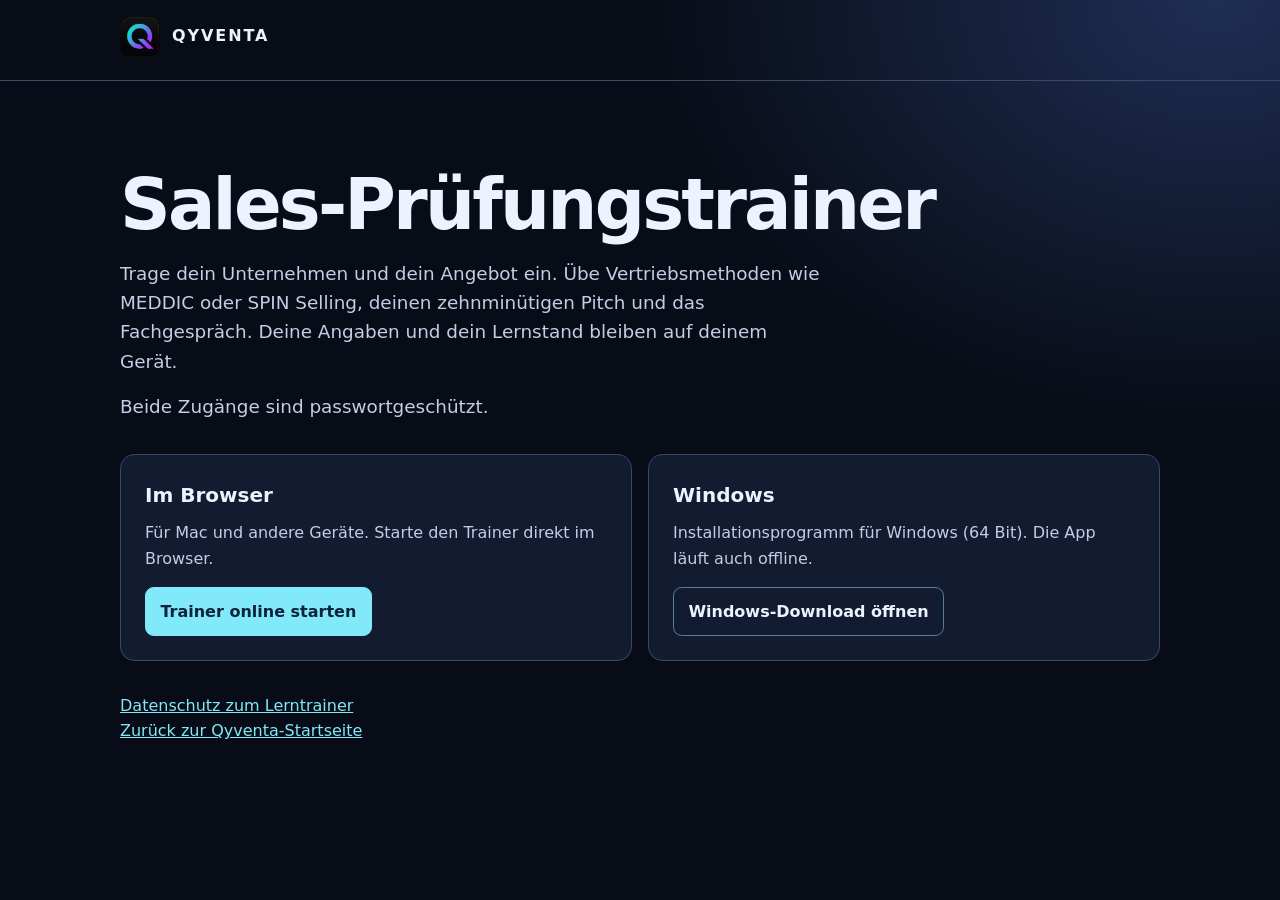
<file: lerntrainer/index.html>
<!doctype html>
<html lang="de">
<head>
  <meta charset="utf-8">
  <meta name="viewport" content="width=device-width, initial-scale=1">
  <meta name="description" content="Sales-Prüfungstrainer mit eigener B2B-Geschäftsidee, Quiz, Pitch und Fachgespräch. Passwortgeschützt im Browser oder als Windows-App verfügbar.">
  <title>Sales-Prüfungstrainer | Qyventa</title>
  <style>
    :root { color-scheme: dark; --ink:#eef2ff; --muted:#c4cde4; --line:#394b66; --accent:#81e9fa; }
    * { box-sizing:border-box; }
    body { margin:0; min-height:100vh; background:radial-gradient(ellipse at 95% 0%,#1e2e54 0,transparent 36rem),#080c16; color:var(--ink); font:1rem/1.6 system-ui,sans-serif; }
    .wrap { width:min(calc(100% - 2rem),65rem); margin-inline:auto; }
    header { border-bottom:1px solid var(--line); padding-block:1rem; }
    .brand { display:inline-flex; align-items:center; gap:.75rem; color:var(--ink); font-weight:750; text-decoration:none; letter-spacing:.12em; }
    .brand img { border-radius:.6rem; }
    main { padding-block:clamp(2.25rem,7vw,5.5rem); }
    h1 { margin:0; font-size:clamp(2rem,7vw,4.4rem); line-height:1.05; letter-spacing:-.04em; }
    .intro { max-width:44rem; color:var(--muted); font-size:clamp(1rem,2.5vw,1.15rem); }
    .versions { display:grid; grid-template-columns:repeat(2,minmax(0,1fr)); gap:1rem; padding:0; margin:2rem 0; list-style:none; }
    .versions li { min-width:0; display:grid; grid-template-rows:auto 1fr auto; gap:.6rem; padding:clamp(1rem,3vw,1.5rem); border:1px solid var(--line); background:#121b30; border-radius:.9rem; }
    h2,p { margin:0; }
    h2 { font-size:1.25rem; }
    .intro { margin-top:1rem; }
    .versions p { color:var(--muted); }
    .action { justify-self:start; margin-top:.4rem; display:inline-block; color:var(--ink); font-weight:750; padding:.65rem .9rem; border-radius:.55rem; border:1px solid #5b7b9c; text-decoration:none; }
    .action:hover,.action--primary { color:#0b233b; background:var(--accent); border-color:var(--accent); }
    .action--primary:hover { background:#a8f2fc; border-color:#a8f2fc; }
    a:focus-visible { outline:3px solid var(--accent); outline-offset:4px; }
    footer { margin-top:2rem; }
    footer a { color:var(--accent); }
    @media(max-width:41rem) { .versions { grid-template-columns:1fr; } }
  </style>
</head>
<body>
  <header><div class="wrap"><a class="brand" href="/"><img src="/qyventa-icon.png" width="40" height="40" alt="">QYVENTA</a></div></header>
  <main class="wrap">
    <h1>Sales-Prüfungstrainer</h1>
    <p class="intro">Trage dein Unternehmen und dein Angebot ein. Übe Vertriebsmethoden wie MEDDIC oder SPIN Selling, deinen zehnminütigen Pitch und das Fachgespräch. Deine Angaben und dein Lernstand bleiben auf deinem Gerät.</p>
    <p class="intro">Beide Zugänge sind passwortgeschützt.</p>
    <ul class="versions">
      <li><h2>Im Browser</h2><p>Für Mac und andere Geräte. Starte den Trainer direkt im Browser.</p><a class="action action--primary" href="/lerntrainer/online/">Trainer online starten</a></li>
      <li><h2>Windows</h2><p>Installationsprogramm für Windows (64 Bit). Die App läuft auch offline.</p><a class="action" href="https://sales-pruefungstrainer-download.bashcore.chatgpt.site/?version=windows">Windows-Download öffnen</a></li>
    </ul>
    <footer>
      <p><a href="/#datenschutz-trainer">Datenschutz zum Lerntrainer</a></p>
      <p><a href="/">Zurück zur Qyventa-Startseite</a></p>
    </footer>
  </main>
</body>
</html>
</file>
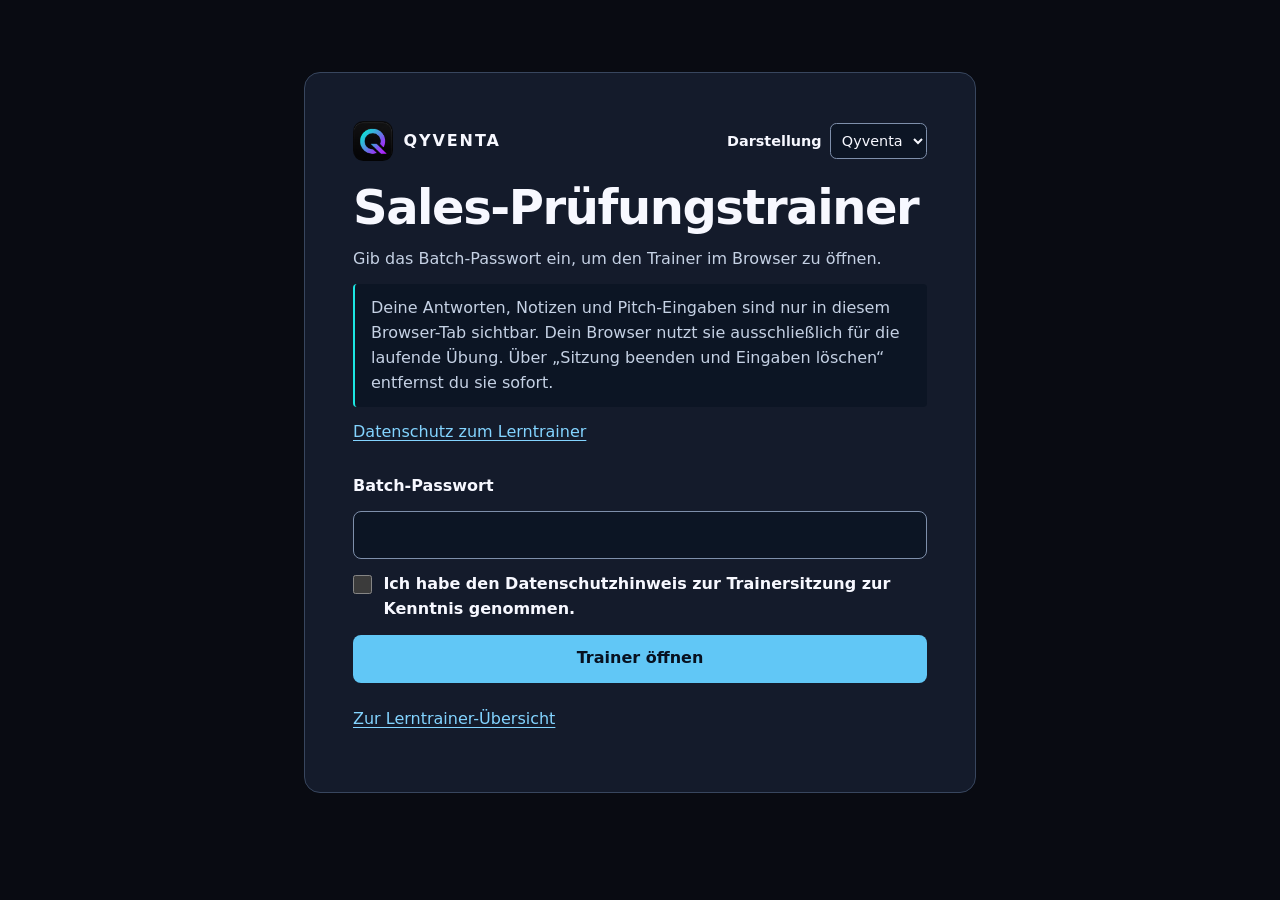
<file: lerntrainer/online/index.html>
<!doctype html>
<html lang="de">
<head>
  <meta charset="utf-8">
  <meta name="viewport" content="width=device-width, initial-scale=1">
  <meta name="robots" content="noindex, nofollow">
  <meta http-equiv="Content-Security-Policy" content="default-src 'none'; script-src 'self' blob:; style-src 'self' 'unsafe-inline'; img-src 'self' data:; connect-src https://sales-pruefungstrainer-download.bashcore.chatgpt.site; base-uri 'none'; form-action 'none'">
  <title>Online-Prüfungstrainer · Qyventa</title>
  <link id="trainer-gate-styles" rel="stylesheet" href="online-gate.css?v=privacy-session-2">
  <link rel="stylesheet" href="trainer-brand.css?v=privacy-session-2">
  <script src="online-trainer.js?v=privacy-session-2" defer></script>
</head>
<body class="trainer-access" data-trainer-theme="qyventa">
  <main id="online-gate">
    <div class="trainer-gate-top">
      <div class="trainer-brand"><img src="/qyventa-icon.png" alt="" width="40" height="40"><span>QYVENTA</span></div>
      <div class="trainer-theme-control">
        <label for="trainer-theme">Darstellung</label>
        <select id="trainer-theme">
          <option value="qyventa">Qyventa</option>
          <option value="light">Hell</option>
          <option value="dark">Dunkel</option>
        </select>
      </div>
    </div>
    <h1>Sales-Prüfungstrainer</h1>
    <p>Gib das Batch-Passwort ein, um den Trainer im Browser zu öffnen.</p>
    <p id="trainer-privacy-notice">Deine Antworten, Notizen und Pitch-Eingaben sind nur in diesem Browser-Tab sichtbar. Dein Browser nutzt sie ausschließlich für die laufende Übung. Über „Sitzung beenden und Eingaben löschen“ entfernst du sie sofort.</p>
    <p><a href="/#datenschutz-trainer">Datenschutz zum Lerntrainer</a></p>
    <form id="trainer-access-form" method="post">
      <label for="trainer-password">Batch-Passwort</label>
      <input id="trainer-password" type="password" name="password" autocomplete="current-password" autocapitalize="off" maxlength="128" aria-describedby="trainer-access-message" required>
      <label class="privacy-acknowledgement">
        <input id="trainer-privacy-acknowledged" type="checkbox" name="privacyAcknowledged" value="yes" autocomplete="off" aria-describedby="trainer-privacy-notice" required>
        <span>Ich habe den Datenschutzhinweis zur Trainersitzung zur Kenntnis genommen.</span>
      </label>
      <button type="submit">Trainer öffnen</button>
    </form>
    <p id="trainer-access-message" role="alert" hidden></p>
    <noscript>Aktiviere JavaScript, um den Trainer zu öffnen.</noscript>
    <footer><p><a href="/lerntrainer/">Zur Lerntrainer-Übersicht</a></p></footer>
  </main>
</body>
</html>
</file>
<file: lerntrainer/online/online-gate.css>
body.trainer-access {
  --gate-page: #090b12;
  --gate-panel: #141b2b;
  --gate-field: #0c1524;
  --gate-line: #38465e;
  --gate-field-border: #7e8fab;
  --gate-text: #f7f8ff;
  --gate-muted: #c5d1e4;
  --gate-accent: #1ce6e2;
  --gate-action: #61c7f6;
  --gate-action-text: #071120;
  --gate-link: #83d4ff;
  --gate-error: #ffb1bc;
  color-scheme: dark;
  margin: 0;
  min-height: 100vh;
  padding: clamp(1rem, 8vh, 6rem) 1rem;
  box-sizing: border-box;
  color: var(--gate-text);
  background: var(--gate-page);
  font: 1rem/1.55 system-ui, sans-serif;
}

body.trainer-access[data-trainer-theme="light"] {
  --gate-page: #eff4fb;
  --gate-panel: #fff;
  --gate-field: #f6f8fc;
  --gate-line: #cbd9eb;
  --gate-field-border: #8ba0bb;
  --gate-text: #10243e;
  --gate-muted: #324b67;
  --gate-accent: #165b89;
  --gate-action: #124583;
  --gate-action-text: #fff;
  --gate-link: #154784;
  --gate-error: #a02826;
  color-scheme: light;
}

body.trainer-access[data-trainer-theme="dark"] {
  --gate-page: #151517;
  --gate-panel: #232428;
  --gate-field: #1a1b1e;
  --gate-line: #4b4d53;
  --gate-field-border: #85878f;
  --gate-text: #f3f3f5;
  --gate-muted: #cdd0d5;
  --gate-accent: #d8dde7;
  --gate-action: #dee2e9;
  --gate-action-text: #18191c;
  --gate-link: #d3e5ff;
  --gate-error: #ffc1c7;
}

#online-gate {
  box-sizing: border-box;
  width: min(100%, 42rem);
  margin-inline: auto;
  padding: clamp(1.25rem, 5vw, 3rem);
  background: var(--gate-panel);
  border: 1px solid var(--gate-line);
  border-radius: 1rem;
}

#online-gate .trainer-gate-top {
  display: flex;
  align-items: center;
  justify-content: space-between;
  flex-wrap: wrap;
  gap: .9rem;
  margin-bottom: 1.25rem;
}

#online-gate .trainer-brand {
  display: flex;
  align-items: center;
  gap: .65rem;
  width: fit-content;
  font-weight: 800;
  letter-spacing: .12em;
}

#online-gate .trainer-brand img {
  border-radius: .65rem;
}

#online-gate .trainer-theme-control {
  display: flex;
  align-items: center;
  gap: .5rem;
  font-size: .9rem;
}

#online-gate select {
  min-height: 2.2rem;
  padding: .25rem .45rem;
  border: 1px solid var(--gate-field-border);
  border-radius: .4rem;
  color: var(--gate-text);
  background: var(--gate-field);
  font: inherit;
}

#online-gate h1 {
  margin: 0 0 .8rem;
  font-size: clamp(1.9rem, 7vw, 3rem);
  line-height: 1.1;
  letter-spacing: -.03em;
}

#online-gate p {
  margin: .8rem 0;
  color: var(--gate-muted);
}

#online-gate #trainer-privacy-notice {
  padding: .75rem 1rem;
  border-inline-start: 2px solid var(--gate-accent);
  border-radius: .25rem;
  background: var(--gate-field);
}

#online-gate form {
  display: grid;
  gap: .8rem;
  margin-top: 1.8rem;
}

#online-gate form[hidden] {
  display: none;
}

#online-gate label,
#online-gate button {
  font-weight: 650;
}

#online-gate input[type="password"],
#online-gate button {
  box-sizing: border-box;
  width: 100%;
  min-height: 3rem;
  padding: .6rem .9rem;
  border-radius: .5rem;
  font: inherit;
}

#online-gate input[type="password"] {
  border: 1px solid var(--gate-field-border);
  color: var(--gate-text);
  background: var(--gate-field);
}

#online-gate button {
  border: 0;
  color: var(--gate-action-text);
  background: var(--gate-action);
  font-weight: 700;
  cursor: pointer;
}

#online-gate button:disabled {
  opacity: .66;
  cursor: wait;
}

#online-gate .privacy-acknowledgement {
  display: flex;
  align-items: flex-start;
  gap: .7rem;
}

#online-gate input[type="checkbox"] {
  flex: none;
  width: 1.2rem;
  height: 1.2rem;
  margin: .18rem 0 0;
  accent-color: var(--gate-action);
}

#online-gate :is(input, button, a, select):focus-visible {
  outline: 3px solid var(--gate-accent);
  outline-offset: 3px;
}

#online-gate [role="alert"] {
  margin: .8rem 0 0;
  color: var(--gate-error);
}

#online-gate footer {
  margin-top: 1.5rem;
}

#online-gate a {
  color: var(--gate-link);
  text-underline-offset: 3px;
}
</file>
<file: lerntrainer/online/trainer-brand.css>
@media screen {
  body.qyventa-trainer .brand-mark {
    background: #0d1421 url("/qyventa-icon.png") center / cover no-repeat;
    border: 1px solid #526780;
    color: transparent;
  }

  body.qyventa-trainer .trainer-theme-control {
    display: inline-flex;
    align-items: center;
    gap: 6px;
    margin-inline-start: 4px;
    color: var(--muted);
    font-size: 13px;
    font-weight: 650;
  }

  body.qyventa-trainer .trainer-theme-control select {
    min-height: 34px;
    padding: 5px 8px;
    font-size: 13px;
  }

  body.qyventa-trainer .trainer-end-session {
    text-align: left;
  }

  body.qyventa-trainer:where(:not([data-trainer-theme="light"])) {
    --paper: #080b14;
    --white: #111827;
    --ink: #f3f6ff;
    --muted: #b2bdd2;
    --line: #2d3b55;
    --cyan: #67ece8;
    --pale: #112b37;
    --purple: #c0afff;
    --green: #91e5b5;
    --red: #ff9ead;
    --orange: #ffbc82;
    --qyventa-field: #0d1421;
    --qyventa-raised: #182238;
    --qyventa-hover: #20304a;
    --qyventa-gradient: linear-gradient(125deg, #1ce6e2, #73a9ff 62%, #ad91ff);
    --qyventa-button-ink: #081422;
    --qyventa-header: rgb(8 11 20 / 94%);
    --qyventa-hero: linear-gradient(120deg, #13263a, #111727 55%, #17182d);
    --qyventa-inset: rgb(8 15 25 / 58%);
    --qyventa-outline: #526780;
    --qyventa-field-outline: #647997;
    --qyventa-soft-ink: #cae6ef;
    --qyventa-canvas:
      radial-gradient(ellipse at 10% 0%, rgb(28 230 226 / 12%), transparent 37rem),
      radial-gradient(ellipse at 94% 13%, rgb(141 92 255 / 15%), transparent 35rem),
      var(--paper);
    min-height: 100vh;
    color-scheme: dark;
    color: var(--ink);
    background: var(--qyventa-canvas);
  }

  body.qyventa-trainer[data-trainer-theme="dark"] {
    --paper: #111113;
    --white: #1c1c20;
    --ink: #f5f5f6;
    --muted: #bdbdc4;
    --line: #39393f;
    --cyan: #dedee3;
    --pale: #2b2b30;
    --qyventa-field: #151518;
    --qyventa-raised: #26262b;
    --qyventa-hover: #303039;
    --qyventa-gradient: #e3e3e8;
    --qyventa-button-ink: #1b1b1e;
    --qyventa-header: rgb(17 17 19 / 96%);
    --qyventa-hero: linear-gradient(120deg, #26262c, #1c1c20);
    --qyventa-inset: #17171a;
    --qyventa-outline: #777780;
    --qyventa-field-outline: #83838d;
    --qyventa-soft-ink: #dedee3;
    --qyventa-canvas: var(--paper);
  }

  body.qyventa-trainer:where(:not([data-trainer-theme="light"])) header {
    background: var(--qyventa-header);
    border-color: var(--line);
  }

  body.qyventa-trainer:where(:not([data-trainer-theme="light"])) nav a:hover,
  body.qyventa-trainer:where(:not([data-trainer-theme="light"])) nav a[aria-current="page"] {
    background: var(--qyventa-raised);
    color: var(--ink);
  }

  body.qyventa-trainer:where(:not([data-trainer-theme="light"])) nav a[aria-current="page"] {
    box-shadow: inset 0 -2px 0 var(--cyan);
  }

  body.qyventa-trainer:where(:not([data-trainer-theme="light"])) :is(button, a, input, select, textarea, summary):focus-visible {
    outline: 3px solid var(--cyan);
    outline-offset: 3px;
  }

  body.qyventa-trainer:where(:not([data-trainer-theme="light"])) .hero {
    margin-bottom: clamp(32px, 5vw, 60px);
    padding: clamp(24px, 4.6vw, 64px);
    border: 1px solid var(--line);
    border-radius: 25px;
    background: var(--qyventa-hero);
  }

  body.qyventa-trainer:where(:not([data-trainer-theme="light"])) .hero h1 {
    margin-top: 0;
    font-size: clamp(35px, 4.8vw, 63px);
  }

  body.qyventa-trainer:where(:not([data-trainer-theme="light"])) .exam-format {
    padding: 18px 20px;
    border: 1px solid var(--line);
    border-inline-start: 3px solid var(--cyan);
    border-radius: 13px;
    background: var(--qyventa-inset);
  }

  body.qyventa-trainer:where(:not([data-trainer-theme="light"])) .exam-format .big,
  body.qyventa-trainer:where(:not([data-trainer-theme="light"])) .statline strong,
  body.qyventa-trainer:where(:not([data-trainer-theme="light"])) .score,
  body.qyventa-trainer:where(:not([data-trainer-theme="light"])) .timer {
    color: var(--cyan);
  }

  body.qyventa-trainer:where(:not([data-trainer-theme="light"])) .timer.over {
    color: var(--red);
  }

  body.qyventa-trainer:where(:not([data-trainer-theme="light"])) :is(.panel, .term, .chapter, .side-panel, .modebar) {
    background: var(--white);
    border: 1px solid var(--line);
  }

  body.qyventa-trainer:where(:not([data-trainer-theme="light"])) :is(.panel, .term, .side-panel) {
    border-radius: 17px;
  }

  body.qyventa-trainer:where(:not([data-trainer-theme="light"])) :is(input, select, textarea),
  body.qyventa-trainer:where(:not([data-trainer-theme="light"])) .searchbox input {
    background: var(--qyventa-field);
    border-color: var(--qyventa-field-outline);
    color: var(--ink);
  }

  body.qyventa-trainer:where(:not([data-trainer-theme="light"])) :is(input, textarea)::placeholder {
    color: var(--muted);
    opacity: 1;
  }

  body.qyventa-trainer:where(:not([data-trainer-theme="light"])) :is(.btn, .answer, .answer .letter) {
    background: var(--qyventa-raised);
    border-color: var(--qyventa-outline);
    color: var(--ink);
  }

  body.qyventa-trainer:where(:not([data-trainer-theme="light"])) :is(.btn, .answer, .chip):hover,
  body.qyventa-trainer:where(:not([data-trainer-theme="light"])) .modebar button:hover {
    background: var(--qyventa-hover);
  }

  body.qyventa-trainer:where(:not([data-trainer-theme="light"])) .btn.primary,
  body.qyventa-trainer:where(:not([data-trainer-theme="light"])) .btn.primary:hover {
    background: var(--qyventa-gradient);
    border-color: transparent;
    color: var(--qyventa-button-ink);
  }

  body.qyventa-trainer:where(:not([data-trainer-theme="light"])) .btn.primary:hover:not(:disabled) {
    filter: brightness(1.08);
  }

  body.qyventa-trainer:where(:not([data-trainer-theme="light"])) .btn.soft {
    background: var(--pale);
    border-color: var(--qyventa-outline);
    color: var(--cyan);
  }

  body.qyventa-trainer:where(:not([data-trainer-theme="light"])) .btn.danger {
    color: var(--red);
  }

  body.qyventa-trainer:where(:not([data-trainer-theme="light"])) .chip {
    border-color: var(--qyventa-outline);
    color: var(--muted);
  }

  body.qyventa-trainer:where(:not([data-trainer-theme="light"])) .modebar button {
    color: var(--muted);
  }

  body.qyventa-trainer:where(:not([data-trainer-theme="light"])) .chip[aria-pressed="true"],
  body.qyventa-trainer:where(:not([data-trainer-theme="light"])) .modebar button[aria-selected="true"],
  body.qyventa-trainer:where(:not([data-trainer-theme="light"])) .answer[aria-pressed="true"] {
    background: var(--pale);
    border-color: var(--cyan);
    box-shadow: inset 0 0 0 1px var(--cyan);
    color: var(--ink);
  }

  body.qyventa-trainer:where(:not([data-trainer-theme="light"])) .answer[aria-pressed="true"] .letter {
    background: var(--cyan);
    color: var(--qyventa-button-ink);
  }

  body.qyventa-trainer:where(:not([data-trainer-theme="light"])) :is(.empty, .statline, .example, .term details) {
    border-color: var(--line);
  }

  body.qyventa-trainer:where(:not([data-trainer-theme="light"])) :is(.term .definition, .example, .term summary, .term details, .rubric, .transcript p, .review-card .reason) {
    color: var(--muted);
  }

  body.qyventa-trainer:where(:not([data-trainer-theme="light"])) .example strong {
    color: var(--ink);
  }

  body.qyventa-trainer:where(:not([data-trainer-theme="light"])) :is(.pill, .tag, .progress-track, .review-line) {
    background: var(--qyventa-raised);
    color: var(--muted);
  }

  body.qyventa-trainer:where(:not([data-trainer-theme="light"])) :is(.notice, .oral-model, .tag.cyan) {
    background: var(--pale);
    color: var(--qyventa-soft-ink);
  }

  body.qyventa-trainer:where(:not([data-trainer-theme="light"])) :is(.pill.success, .review-line.solution) {
    background: #102d29;
    color: var(--green);
  }

  body.qyventa-trainer:where(:not([data-trainer-theme="light"])) .review-line.mine {
    background: #341c2a;
    color: var(--red);
  }
}

@media screen and (max-width: 520px) {
  body.qyventa-trainer nav {
    width: 100%;
  }

  body.qyventa-trainer nav a {
    padding-inline: 8px;
    font-size: 0.8rem;
  }

  body.qyventa-trainer:where(:not([data-trainer-theme="light"])) .hero {
    padding: 20px;
    border-radius: 18px;
  }

  body.qyventa-trainer:where(:not([data-trainer-theme="light"])) :is(.hero, .app-title) h1 {
    font-size: clamp(30px, 8.5vw, 39px);
  }
}
</file>
